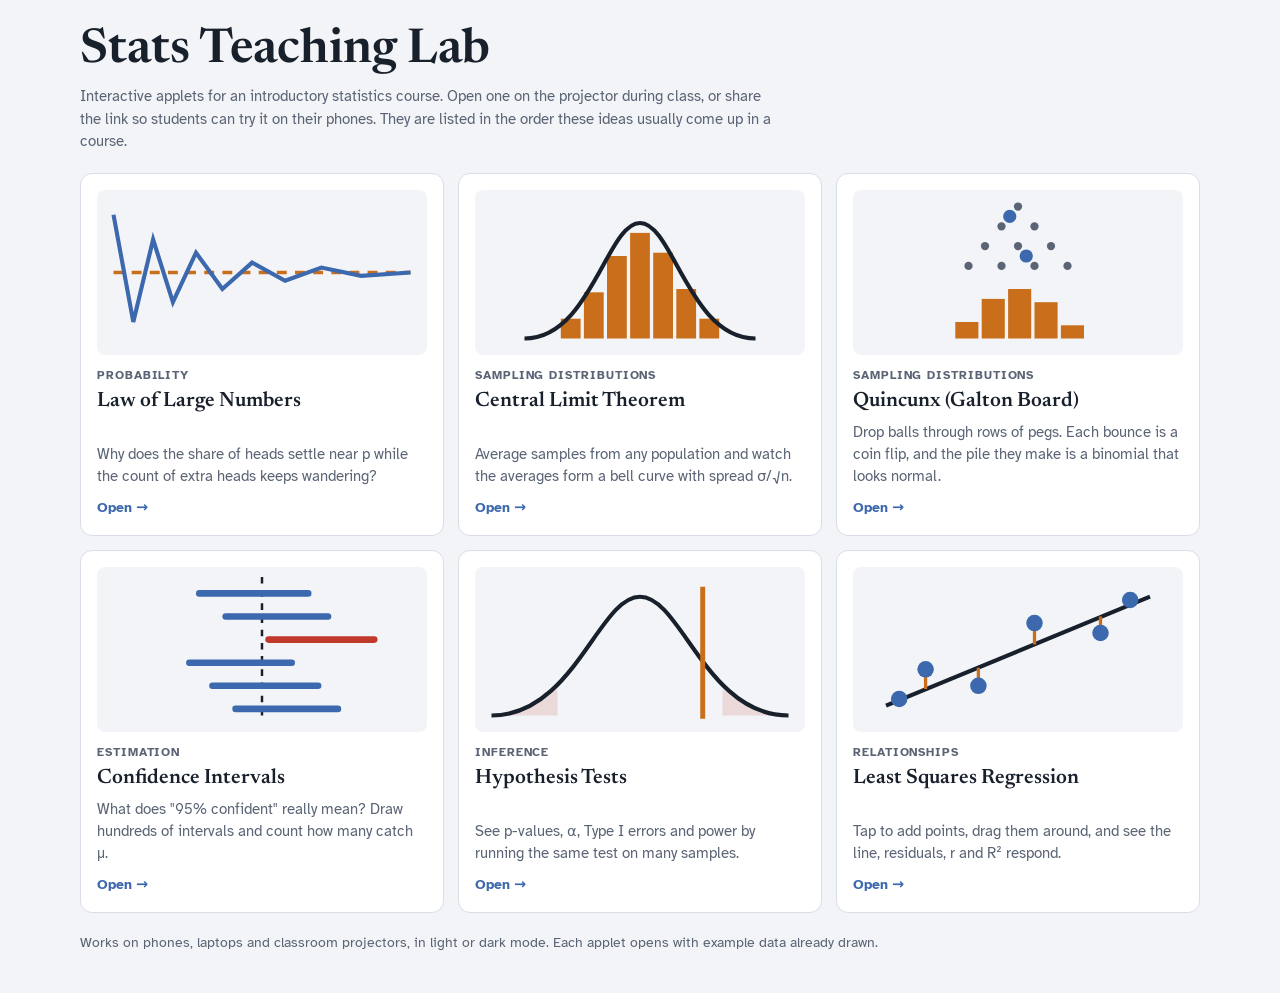
<file: index.html>
<!doctype html>
<html lang="en">
<head>
<meta charset="utf-8">
<meta name="viewport" content="width=device-width, initial-scale=1, viewport-fit=cover">
<title>Stats Teaching Lab</title>
<meta name="description" content="Interactive applets for introductory statistics: law of large numbers, central limit theorem, confidence intervals, hypothesis tests and regression.">
<link rel="preconnect" href="https://fonts.googleapis.com">
<link rel="preconnect" href="https://fonts.gstatic.com" crossorigin>
<link rel="stylesheet" href="https://fonts.googleapis.com/css2?family=Newsreader:opsz,wght@6..72,500;6..72,600&family=Atkinson+Hyperlegible:wght@400;700&family=JetBrains+Mono:wght@400;600&display=swap">
<link rel="stylesheet" href="assets/lab.css">
<style>
  .intro h1 { font-size: clamp(2rem, 4.5vw, 3rem); }
  .grid { display: grid; grid-template-columns: repeat(auto-fill, minmax(min(100%, 300px), 1fr)); gap: 14px; }
  .card { display: grid; grid-template-rows: auto auto 1fr auto; gap: 6px; text-decoration: none; color: var(--ink);
          background: var(--surface); border: 1px solid var(--rule); border-radius: 12px; padding: 16px; transition: border-color .15s, transform .15s; }
  .card:hover { border-color: var(--pop); transform: translateY(-2px); }
  @media (prefers-reduced-motion: reduce) { .card, .card:hover { transition: none; transform: none; } }
  .card svg { width: 100%; height: auto; aspect-ratio: 2 / 1; display: block; background: var(--bg); border-radius: 8px; }
  .card .topic { font-size: 0.72rem; text-transform: uppercase; letter-spacing: 0.08em; color: var(--muted); font-weight: 700; margin-top: 6px; }
  .card h2 { font-family: var(--f-display); font-weight: 600; font-size: 1.3rem; margin: 0; line-height: 1.2; }
  .card p { margin: 0; color: var(--muted); font-size: 0.92rem; }
  .card .go { font-weight: 700; color: var(--pop); font-size: 0.9rem; margin-top: 4px; }
  .ink { stroke: var(--ink); } .popS { stroke: var(--pop); } .meanS { stroke: var(--mean); } .badS { stroke: var(--bad); }
  .popF { fill: var(--pop); } .meanF { fill: var(--mean); } .badF { fill: var(--bad-soft); } .ruleS { stroke: var(--rule); }
  footer { color: var(--muted); font-size: 0.85rem; }
</style>
</head>
<body>
<div class="wrap">
  <header class="intro">
    <h1>Stats Teaching Lab</h1>
    <p>Interactive applets for an introductory statistics course. Open one on the projector during class, or share the link so students can try it on their phones. They are listed in the order these ideas usually come up in a course.</p>
  </header>

  <nav class="grid" aria-label="Applets">
    <a class="card" href="lln/">
      <svg viewBox="0 0 200 100" aria-hidden="true">
        <line x1="10" y1="50" x2="190" y2="50" class="meanS" stroke-width="2" stroke-dasharray="6 5"/>
        <polyline fill="none" class="popS" stroke-width="2.5" points="10,15 22,80 34,30 46,68 60,38 76,60 94,44 114,55 136,47 160,52 190,50"/>
      </svg>
      <div class="topic">Probability</div>
      <h2>Law of Large Numbers</h2>
      <p>Why does the share of heads settle near p while the count of extra heads keeps wandering?</p>
      <span class="go">Open →</span>
    </a>
    <a class="card" href="clt/">
      <svg viewBox="0 0 200 100" aria-hidden="true">
        <g class="meanF">
          <rect x="52" y="78" width="12" height="12"/><rect x="66" y="62" width="12" height="28"/><rect x="80" y="40" width="12" height="50"/>
          <rect x="94" y="26" width="12" height="64"/><rect x="108" y="38" width="12" height="52"/><rect x="122" y="60" width="12" height="30"/><rect x="136" y="78" width="12" height="12"/>
        </g>
        <path d="M30 90 C70 90 80 20 100 20 C120 20 130 90 170 90" fill="none" class="ink" stroke-width="2.5"/>
      </svg>
      <div class="topic">Sampling distributions</div>
      <h2>Central Limit Theorem</h2>
      <p>Average samples from any population and watch the averages form a bell curve with spread σ/√n.</p>
      <span class="go">Open →</span>
    </a>
    <a class="card" href="quincunx/">
      <svg viewBox="0 0 200 100" aria-hidden="true">
        <g style="fill:var(--muted)"><circle cx="100" cy="10" r="2.5"/><circle cx="90" cy="22" r="2.5"/><circle cx="110" cy="22" r="2.5"/><circle cx="80" cy="34" r="2.5"/><circle cx="100" cy="34" r="2.5"/><circle cx="120" cy="34" r="2.5"/><circle cx="70" cy="46" r="2.5"/><circle cx="90" cy="46" r="2.5"/><circle cx="110" cy="46" r="2.5"/><circle cx="130" cy="46" r="2.5"/></g>
        <g class="popF"><circle cx="95" cy="16" r="4"/><circle cx="105" cy="40" r="4"/></g>
        <g class="meanF"><rect x="62" y="80" width="14" height="10"/><rect x="78" y="66" width="14" height="24"/><rect x="94" y="60" width="14" height="30"/><rect x="110" y="68" width="14" height="22"/><rect x="126" y="82" width="14" height="8"/></g>
      </svg>
      <div class="topic">Sampling distributions</div>
      <h2>Quincunx (Galton Board)</h2>
      <p>Drop balls through rows of pegs. Each bounce is a coin flip, and the pile they make is a binomial that looks normal.</p>
      <span class="go">Open →</span>
    </a>
    <a class="card" href="ci/">
      <svg viewBox="0 0 200 100" aria-hidden="true">
        <line x1="100" y1="6" x2="100" y2="94" class="ink" stroke-width="1.5" stroke-dasharray="4 4"/>
        <g stroke-width="4" stroke-linecap="round">
          <line x1="62" y1="16" x2="128" y2="16" class="popS"/><line x1="78" y1="30" x2="140" y2="30" class="popS"/>
          <line x1="104" y1="44" x2="168" y2="44" class="badS"/><line x1="56" y1="58" x2="118" y2="58" class="popS"/>
          <line x1="70" y1="72" x2="134" y2="72" class="popS"/><line x1="84" y1="86" x2="146" y2="86" class="popS"/>
        </g>
      </svg>
      <div class="topic">Estimation</div>
      <h2>Confidence Intervals</h2>
      <p>What does "95% confident" really mean? Draw hundreds of intervals and count how many catch μ.</p>
      <span class="go">Open →</span>
    </a>
    <a class="card" href="testing/">
      <svg viewBox="0 0 200 100" aria-hidden="true">
        <path d="M150 90 L150 74 C160 82 170 88 190 90 Z" class="badF"/>
        <path d="M50 90 L50 74 C40 82 30 88 10 90 Z" class="badF"/>
        <path d="M10 90 C60 90 75 18 100 18 C125 18 140 90 190 90" fill="none" class="ink" stroke-width="2.5"/>
        <line x1="138" y1="12" x2="138" y2="92" class="meanS" stroke-width="3"/>
      </svg>
      <div class="topic">Inference</div>
      <h2>Hypothesis Tests</h2>
      <p>See p-values, α, Type I errors and power by running the same test on many samples.</p>
      <span class="go">Open →</span>
    </a>
    <a class="card" href="regression/">
      <svg viewBox="0 0 200 100" aria-hidden="true">
        <line x1="20" y1="84" x2="180" y2="18" class="ink" stroke-width="2.5"/>
        <g class="meanS" stroke-width="2"><line x1="44" y1="62" x2="44" y2="74"/><line x1="76" y1="72" x2="76" y2="61"/><line x1="110" y1="34" x2="110" y2="47"/><line x1="150" y1="40" x2="150" y2="30"/></g>
        <g class="popF"><circle cx="44" cy="62" r="5"/><circle cx="76" cy="72" r="5"/><circle cx="110" cy="34" r="5"/><circle cx="150" cy="40" r="5"/><circle cx="168" cy="20" r="5"/><circle cx="28" cy="80" r="5"/></g>
      </svg>
      <div class="topic">Relationships</div>
      <h2>Least Squares Regression</h2>
      <p>Tap to add points, drag them around, and see the line, residuals, r and R² respond.</p>
      <span class="go">Open →</span>
    </a>
  </nav>

  <footer>Works on phones, laptops and classroom projectors, in light or dark mode. Each applet opens with example data already drawn.</footer>
</div>
</body>
</html>
</file>
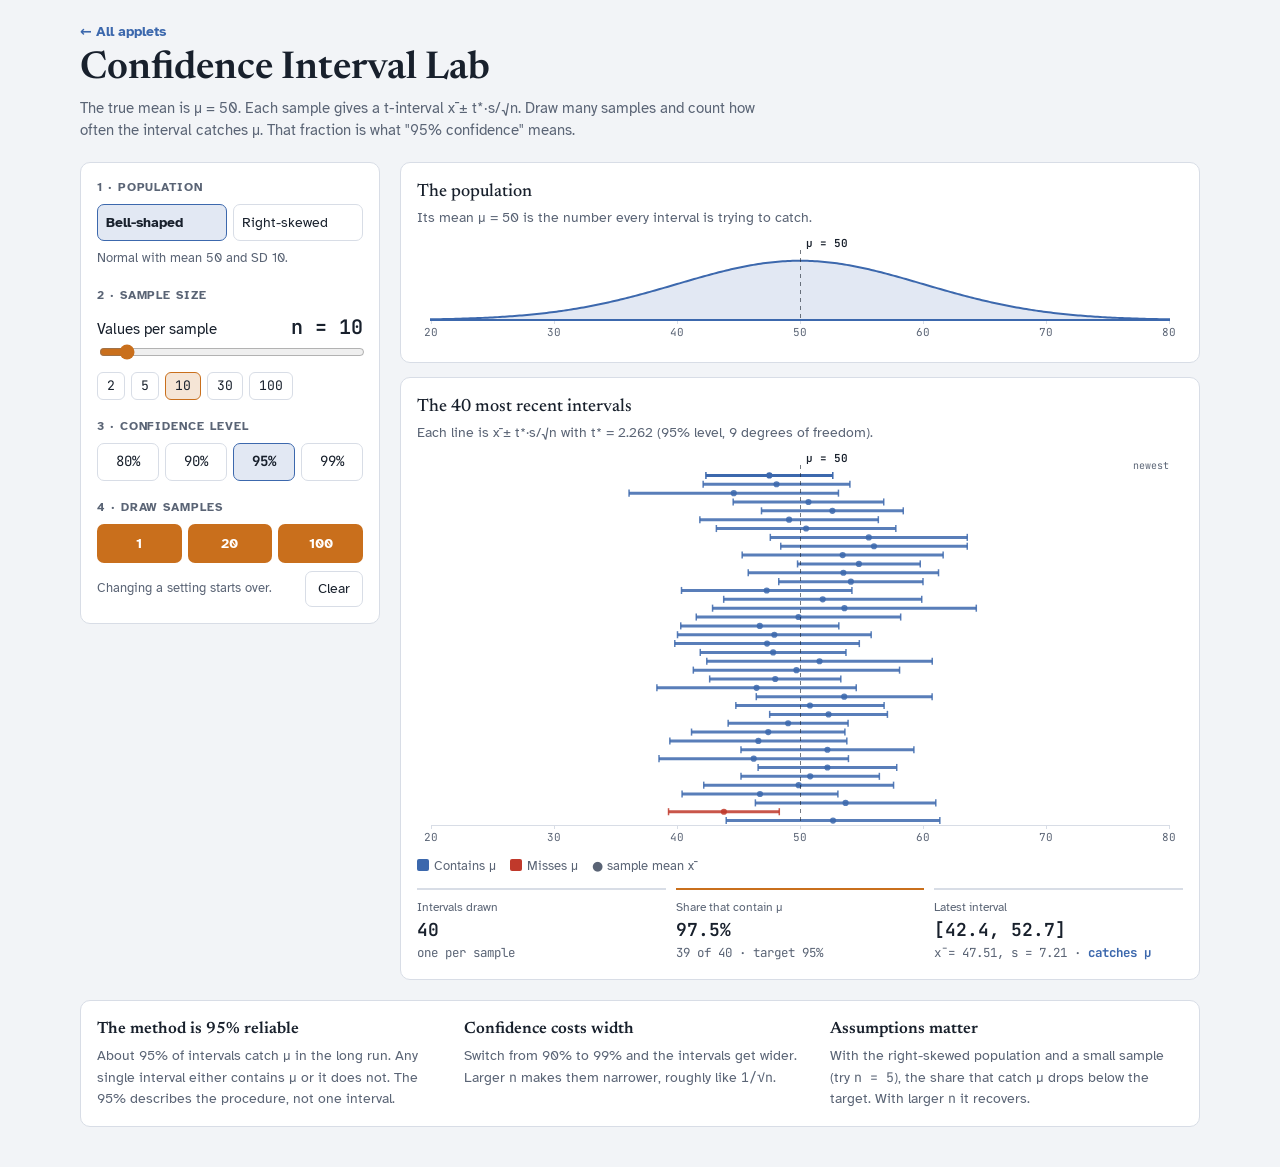
<file: ci/index.html>
<!doctype html>
<html lang="en">
<head>
<meta charset="utf-8">
<meta name="viewport" content="width=device-width, initial-scale=1, viewport-fit=cover">
<title>Confidence Interval Lab</title>
<meta name="description" content="Draw many samples and see what fraction of their confidence intervals capture the true mean.">
<link rel="preconnect" href="https://fonts.googleapis.com">
<link rel="preconnect" href="https://fonts.gstatic.com" crossorigin>
<link rel="stylesheet" href="https://fonts.googleapis.com/css2?family=Newsreader:opsz,wght@6..72,500;6..72,600&family=Atkinson+Hyperlegible:wght@400;700&family=JetBrains+Mono:wght@400;600&display=swap">
<link rel="stylesheet" href="../assets/lab.css">
</head>
<body>
<div class="wrap">
  <header>
    <a class="back" href="../">← All applets</a>
    <h1>Confidence Interval Lab</h1>
    <p>The true mean is μ = 50. Each sample gives a t-interval x̄ ± t*·s/√n. Draw many samples and count how often the interval catches μ. That fraction is what "95% confidence" means.</p>
  </header>

  <div class="bench">
    <aside class="panel controls" aria-label="Controls">
      <div>
        <p class="label">1 · Population</p>
        <div class="choices" id="pops"></div>
        <p class="hint" id="popdesc"></p>
      </div>
      <div>
        <p class="label">2 · Sample size</p>
        <div class="nrow"><label for="n">Values per sample</label><span class="nval" id="nval"></span></div>
        <input type="range" id="n" min="2" max="100" step="1" value="10">
        <div class="quick" id="quick"></div>
      </div>
      <div>
        <p class="label">3 · Confidence level</p>
        <div class="choices four" id="confs"></div>
      </div>
      <div>
        <p class="label">4 · Draw samples</p>
        <div class="draws">
          <button class="draw" id="d1" type="button">1</button>
          <button class="draw" id="d20" type="button">20</button>
          <button class="draw" id="d100" type="button">100</button>
        </div>
        <div class="row2"><span class="hint" style="margin:0">Changing a setting starts over.</span><button class="ghost" id="clear" type="button">Clear</button></div>
      </div>
    </aside>

    <section class="plots">
      <div class="panel plot">
        <h2>The population</h2>
        <p class="sub">Its mean μ = 50 is the number every interval is trying to catch.</p>
        <canvas id="cPop" height="110" aria-label="Shape of the population"></canvas>
      </div>
      <div class="panel plot">
        <h2>The 40 most recent intervals</h2>
        <p class="sub" id="ivsub"></p>
        <canvas id="cIv" height="400" aria-label="Horizontal confidence intervals, newest at the top"></canvas>
        <div class="legend"><span><i style="background:var(--pop)"></i>Contains μ</span><span><i style="background:var(--bad)"></i>Misses μ</span><span>● sample mean x̄</span></div>
        <div class="readout">
          <div class="stat"><div class="k">Intervals drawn</div><div class="v" id="total">0</div><div class="t">one per sample</div></div>
          <div class="stat hit"><div class="k">Share that contain μ</div><div class="v" id="cover">–</div><div class="t" id="coverT"></div></div>
          <div class="stat"><div class="k">Latest interval</div><div class="v" id="last">–</div><div class="t" id="lastT"></div></div>
        </div>
      </div>
    </section>
  </div>

  <section class="notes panel">
    <div><h3>The method is 95% reliable</h3><p>About 95% of intervals catch μ in the long run. Any single interval either contains μ or it does not. The 95% describes the procedure, not one interval.</p></div>
    <div><h3>Confidence costs width</h3><p>Switch from 90% to 99% and the intervals get wider. Larger <span class="mono">n</span> makes them narrower, roughly like <span class="mono">1/√n</span>.</p></div>
    <div><h3>Assumptions matter</h3><p>With the right-skewed population and a small sample (try <span class="mono">n = 5</span>), the share that catch μ drops below the target. With larger <span class="mono">n</span> it recovers.</p></div>
  </section>
</div>

<script src="../assets/lab.js"></script>
<script>
(function () {
  const L = Lab, $ = id => document.getElementById(id);
  const MU = 50, SD = 10, LO = 20, HI = 80, SHOW = 40;
  const POPS = {
    normal: { label: 'Bell-shaped', desc: 'Normal with mean 50 and SD 10.', draw: () => MU + SD * L.gauss(), pdf: x => L.normPdf((x - MU) / SD) / SD },
    skewed: { label: 'Right-skewed', desc: 'Skewed right, mean 50 and SD 10. Most values are a bit below 50, a few are far above.',
              draw: () => MU + SD * (-Math.log(1 - Math.random()) - 1), pdf: x => (x < 40 ? 0 : Math.exp(-(x - 40) / 10) / 10) }
  };
  const state = { pop: 'normal', n: 10, conf: 0.95, list: [], total: 0, hits: 0, job: 0 };
  const PAD = { l: 14, r: 14, t: 20, b: 26 };

  function oneInterval() {
    const p = POPS[state.pop], n = state.n; let s = 0, ss = 0;
    for (let i = 0; i < n; i++) { const x = p.draw(); s += x; ss += x * x; }
    const m = s / n, sd = Math.sqrt(Math.max(0, (ss - n * m * m) / (n - 1)));
    const tc = L.tInv(1 - (1 - state.conf) / 2, n - 1), me = tc * sd / Math.sqrt(n);
    const iv = { m, sd, me, lo: m - me, hi: m + me, hit: m - me <= MU && MU <= m + me };
    state.list.push(iv); if (state.list.length > SHOW) state.list.shift();
    state.total++; if (iv.hit) state.hits++;
  }

  function axis(ctx, w, h, C) {
    const x = v => PAD.l + (v - LO) / (HI - LO) * (w - PAD.l - PAD.r);
    ctx.strokeStyle = C.rule; ctx.lineWidth = 1; ctx.beginPath(); ctx.moveTo(PAD.l, h - PAD.b + 0.5); ctx.lineTo(w - PAD.r, h - PAD.b + 0.5); ctx.stroke();
    ctx.fillStyle = C.muted; ctx.font = '11px ' + C.mono; ctx.textAlign = 'center'; ctx.textBaseline = 'top';
    L.niceTicks(LO, HI, Math.max(4, Math.floor(w / 70))).forEach(t => { const px = x(t); ctx.beginPath(); ctx.moveTo(px + 0.5, h - PAD.b); ctx.lineTo(px + 0.5, h - PAD.b + 4); ctx.stroke(); ctx.fillText(String(t), px, h - PAD.b + 7); });
    return x;
  }
  function muLine(ctx, x, h, C) {
    const px = Math.round(x(MU)) + 0.5;
    ctx.save(); ctx.setLineDash([4, 4]); ctx.strokeStyle = C.ink; ctx.globalAlpha = 0.6; ctx.beginPath(); ctx.moveTo(px, PAD.t - 6); ctx.lineTo(px, h - PAD.b); ctx.stroke(); ctx.restore();
    ctx.fillStyle = C.ink; ctx.font = '600 11px ' + C.mono; ctx.textAlign = 'left'; ctx.textBaseline = 'top'; ctx.fillText('μ = 50', px + 5, 2);
  }

  function drawPop() {
    const C = L.colors(), { ctx, w, h } = L.setup($('cPop')), x = axis(ctx, w, h, C), pdf = POPS[state.pop].pdf;
    let ymax = 0; for (let v = LO; v <= HI; v += 0.25) ymax = Math.max(ymax, pdf(v));
    const y = d => h - PAD.b - d / (ymax * 1.08) * (h - PAD.t - PAD.b);
    ctx.beginPath(); ctx.moveTo(x(LO), h - PAD.b);
    for (let i = 0; i <= 300; i++) { const v = LO + (HI - LO) * i / 300; ctx.lineTo(x(v), y(pdf(v))); }
    ctx.lineTo(x(HI), h - PAD.b); ctx.closePath(); ctx.fillStyle = C.popSoft; ctx.fill(); ctx.strokeStyle = C.pop; ctx.lineWidth = 2; ctx.stroke(); ctx.lineWidth = 1;
    muLine(ctx, x, h, C);
  }

  function drawIntervals() {
    const C = L.colors(), { ctx, w, h } = L.setup($('cIv')), x = axis(ctx, w, h, C);
    const rowH = (h - PAD.t - PAD.b) / SHOW, lw = Math.max(1.5, Math.min(3, rowH * 0.35));
    const xl = PAD.l, xr = w - PAD.r;
    const list = state.list.slice().reverse(); // newest on top
    list.forEach((iv, i) => {
      const yc = PAD.t + rowH * (i + 0.5), col = iv.hit ? C.pop : C.bad;
      const a = Math.max(xl, x(iv.lo)), b = Math.min(xr, x(iv.hi));
      ctx.strokeStyle = col; ctx.fillStyle = col; ctx.lineWidth = lw; ctx.globalAlpha = i === 0 ? 1 : 0.85;
      ctx.beginPath(); ctx.moveTo(a, yc); ctx.lineTo(b, yc); ctx.stroke();
      const cap = Math.min(5, rowH * 0.4);
      [[x(iv.lo), a, -1], [x(iv.hi), b, 1]].forEach(([raw, px, dir]) => {
        ctx.beginPath();
        if (raw === px) { ctx.moveTo(px, yc - cap); ctx.lineTo(px, yc + cap); ctx.lineWidth = 1.5; ctx.stroke(); }
        else { ctx.moveTo(px, yc); ctx.lineTo(px - dir * 6, yc - 4); ctx.lineTo(px - dir * 6, yc + 4); ctx.closePath(); ctx.fill(); }
      });
      ctx.lineWidth = 1;
      const pm = x(iv.m); if (pm >= xl && pm <= xr) { ctx.beginPath(); ctx.arc(pm, yc, Math.max(2, Math.min(3.5, rowH * 0.35)), 0, Math.PI * 2); ctx.fill(); }
    });
    ctx.globalAlpha = 1;
    if (list.length) { ctx.fillStyle = C.muted; ctx.font = '10px ' + C.mono; ctx.textAlign = 'right'; ctx.textBaseline = 'middle'; ctx.fillText('newest', xr, PAD.t + rowH * 0.5 - Math.max(8, rowH)); }
    muLine(ctx, x, h, C);
  }

  function updateText() {
    const df = state.n - 1, tc = L.tInv(1 - (1 - state.conf) / 2, df), pct = Math.round(state.conf * 100);
    $('nval').textContent = 'n = ' + state.n;
    $('popdesc').textContent = POPS[state.pop].desc;
    $('ivsub').textContent = 'Each line is x̄ ± t*·s/√n with t* = ' + L.fmt(tc) + ' (' + pct + '% level, ' + df + ' degrees of freedom).';
    $('total').textContent = state.total.toLocaleString();
    $('cover').textContent = state.total ? (100 * state.hits / state.total).toFixed(1) + '%' : '–';
    $('coverT').textContent = state.total ? state.hits.toLocaleString() + ' of ' + state.total.toLocaleString() + ' · target ' + pct + '%' : 'target ' + pct + '%';
    const iv = state.list[state.list.length - 1];
    if (iv) { $('last').textContent = '[' + iv.lo.toFixed(1) + ', ' + iv.hi.toFixed(1) + ']'; $('lastT').innerHTML = 'x̄ = ' + iv.m.toFixed(2) + ', s = ' + iv.sd.toFixed(2) + ' · ' + (iv.hit ? '<span class="good">catches μ</span>' : '<span class="badtxt">misses μ</span>'); }
    else { $('last').textContent = '–'; $('lastT').textContent = 'press a Draw button'; }
    syncPop(state.pop); syncConf(String(state.conf));
    document.querySelectorAll('#quick button').forEach(b => b.setAttribute('aria-pressed', String(+b.dataset.n === state.n)));
  }
  function render() { updateText(); drawPop(); drawIntervals(); }

  function drawMany(k) {
    const job = ++state.job;
    if (k <= 1 || L.reduceMotion) { for (let i = 0; i < k; i++) oneInterval(); render(); return; }
    let left = k; const per = Math.max(1, Math.ceil(k / 25));
    (function tick() { if (job !== state.job) return; const m = Math.min(per, left); for (let i = 0; i < m; i++) oneInterval(); left -= m; updateText(); drawIntervals(); if (left > 0) requestAnimationFrame(tick); })();
  }
  function clear() { state.job++; state.list = []; state.total = 0; state.hits = 0; render(); }

  const syncPop = L.chips($('pops'), Object.keys(POPS).map(k => ({ value: k, label: POPS[k].label })), state.pop, v => { if (v !== state.pop) { state.pop = v; clear(); } });
  const syncConf = L.chips($('confs'), [0.8, 0.9, 0.95, 0.99].map(c => ({ value: String(c), label: Math.round(c * 100) + '%' })), String(state.conf), v => { if (+v !== state.conf) { state.conf = +v; clear(); } });
  [2, 5, 10, 30, 100].forEach(n => { const b = document.createElement('button'); b.type = 'button'; b.dataset.n = n; b.textContent = n; b.addEventListener('click', () => { $('n').value = n; setN(n); }); $('quick').appendChild(b); });
  function setN(n) { if (n !== state.n) { state.n = n; clear(); } }
  $('n').addEventListener('input', e => setN(+e.target.value));
  $('d1').addEventListener('click', () => drawMany(1));
  $('d20').addEventListener('click', () => drawMany(20));
  $('d100').addEventListener('click', () => drawMany(100));
  $('clear').addEventListener('click', clear);
  L.onRedraw(render, document.querySelector('.plots'));

  for (let i = 0; i < 40; i++) oneInterval();
  render();
})();
</script>
</body>
</html>
</file>
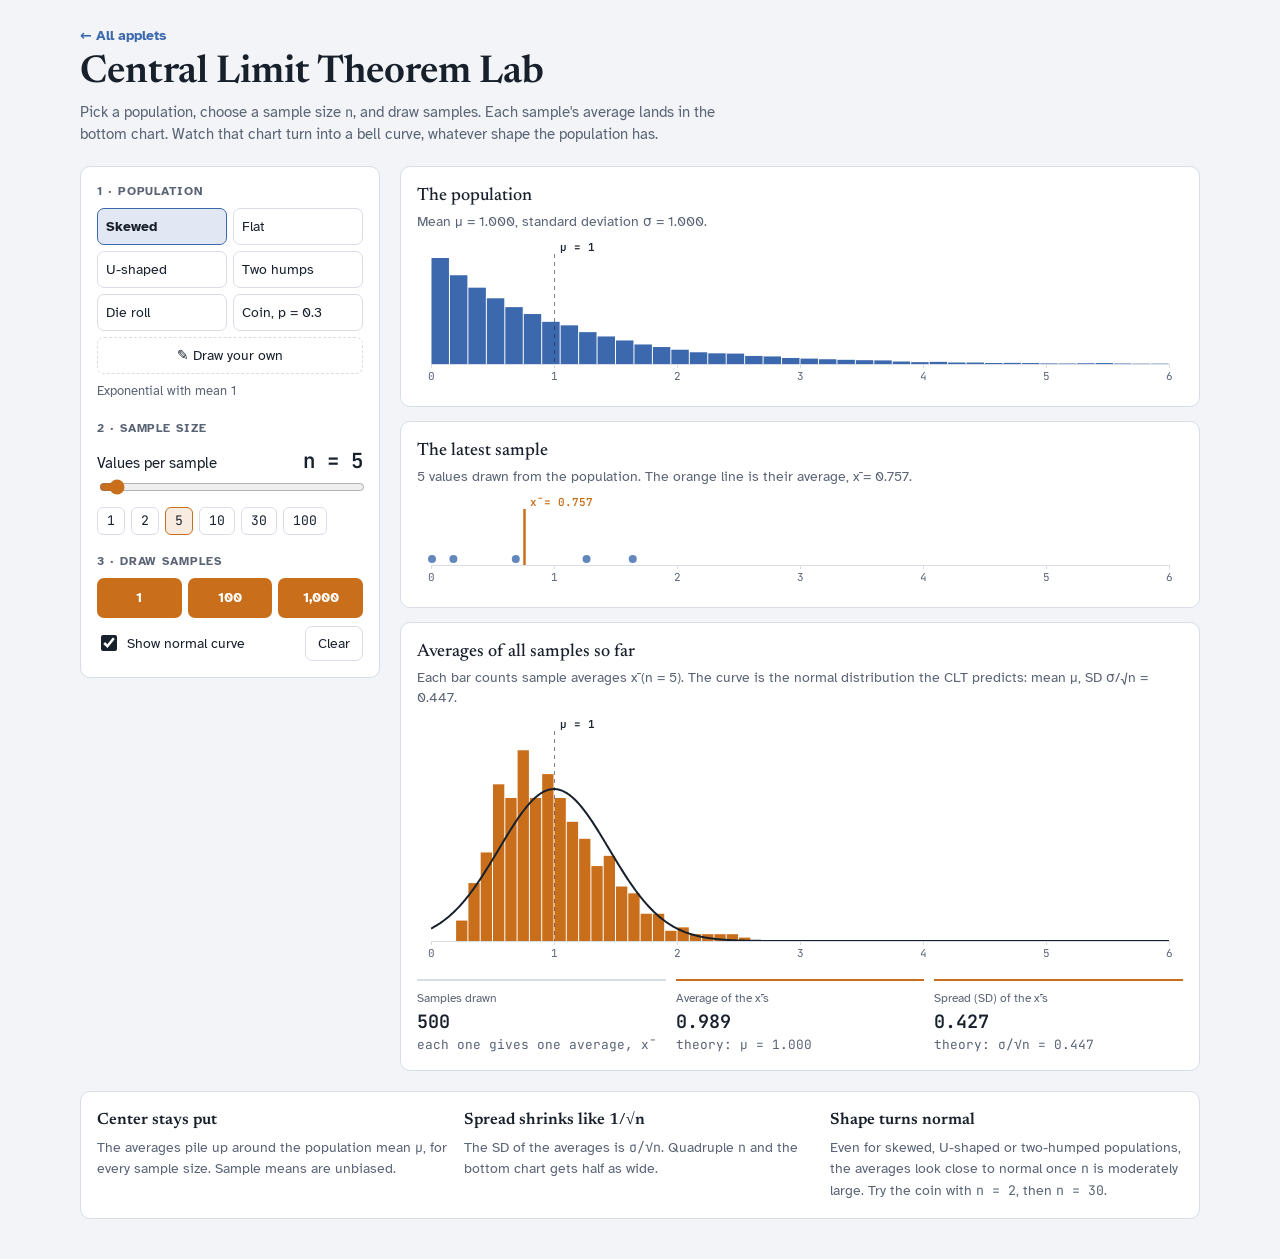
<file: clt/index.html>
<!doctype html>
<html lang="en">
<head>
<meta charset="utf-8">
<meta name="viewport" content="width=device-width, initial-scale=1, viewport-fit=cover">
<meta name="description" content="Interactive Central Limit Theorem applet: draw samples and watch the sample means form a normal curve.">
<title>Central Limit Theorem Lab</title>
<link rel="preconnect" href="https://fonts.googleapis.com">
<link rel="preconnect" href="https://fonts.gstatic.com" crossorigin>
<link rel="stylesheet" href="https://fonts.googleapis.com/css2?family=Newsreader:opsz,wght@6..72,500;6..72,600&family=Atkinson+Hyperlegible:wght@400;700&family=JetBrains+Mono:wght@400;600&display=swap">
<style>
/* Layout: a lab bench. Controls on the left, three stacked plots on the right
   (population -> one sample -> sampling distribution of the mean). Stacks to one column on phones. */
:root {
  --bg: #f2f4f7;
  --surface: #ffffff;
  --ink: #18202c;
  --muted: #5a6475;
  --rule: #d8dde6;
  --pop: #3c68ad;
  --pop-soft: #3c68ad26;
  --mean: #c96f1c;
  --mean-soft: #c96f1c22;
  --curve: #18202c;
  --f-display: "Newsreader", "Iowan Old Style", Georgia, serif;
  --f-body: "Atkinson Hyperlegible", "Segoe UI", system-ui, sans-serif;
  --f-mono: "JetBrains Mono", ui-monospace, "SF Mono", Menlo, monospace;
}
@media (prefers-color-scheme: dark) {
  :root:not([data-theme="light"]) {
    --bg: #0f131a; --surface: #171c25; --ink: #e5e9f0; --muted: #9ba4b4; --rule: #2a3241;
    --pop: #7ea6e6; --pop-soft: #7ea6e62b; --mean: #f0a258; --mean-soft: #f0a25826; --curve: #e5e9f0;
    color-scheme: dark;
  }
}
:root[data-theme="dark"] {
  --bg: #0f131a; --surface: #171c25; --ink: #e5e9f0; --muted: #9ba4b4; --rule: #2a3241;
  --pop: #7ea6e6; --pop-soft: #7ea6e62b; --mean: #f0a258; --mean-soft: #f0a25826; --curve: #e5e9f0;
  color-scheme: dark;
}
* { box-sizing: border-box; }
body {
  margin: 0; background: var(--bg); color: var(--ink); font-family: var(--f-body); font-size: 15px; line-height: 1.5;
  padding-left: max(16px, env(safe-area-inset-left, 0px));
  padding-right: max(16px, env(safe-area-inset-right, 0px));
  padding-block: 24px 40px;
}
.wrap { max-width: 1120px; margin: 0 auto; display: grid; gap: 20px; }
.back { font-size: 0.88rem; text-decoration: none; font-weight: 700; color: var(--pop); }
.back:hover { text-decoration: underline; }
header h1 { margin-top: 4px !important;  font-family: var(--f-display); font-weight: 600; font-size: clamp(1.7rem, 3.4vw, 2.4rem); line-height: 1.15; margin: 0; text-wrap: balance; }
header p { margin: 6px 0 0; color: var(--muted); max-width: 68ch; }
.bench { display: grid; grid-template-columns: 300px minmax(0, 1fr); gap: 20px; align-items: start; }
@media (max-width: 820px) { .bench { grid-template-columns: minmax(0, 1fr); } }
.panel { background: var(--surface); border: 1px solid var(--rule); border-radius: 10px; padding: 16px; }
.controls { display: grid; gap: 18px; }
.label { font-size: 0.72rem; text-transform: uppercase; letter-spacing: 0.08em; color: var(--muted); font-weight: 700; margin: 0 0 8px; }
.dists { display: grid; grid-template-columns: 1fr 1fr; gap: 6px; }
button { font: inherit; color: inherit; cursor: pointer; }
.chip {
  border: 1px solid var(--rule); background: transparent; border-radius: 7px; padding: 7px 8px; text-align: left; font-size: 0.88rem;
}
.chip[aria-pressed="true"] { border-color: var(--pop); background: var(--pop-soft); color: var(--ink); font-weight: 700; }
.chip:hover { border-color: var(--muted); }
button:focus-visible, input:focus-visible { outline: 2px solid var(--pop); outline-offset: 2px; }
.distname { margin: 8px 0 0; font-size: 0.82rem; color: var(--muted); }
.nrow { display: flex; align-items: baseline; justify-content: space-between; }
.nval { font-family: var(--f-mono); font-size: 1.3rem; font-weight: 600; }
input[type=range] { width: 100%; accent-color: var(--mean); }
.quick { display: flex; flex-wrap: wrap; gap: 6px; margin-top: 6px; }
.quick button { border: 1px solid var(--rule); background: transparent; border-radius: 6px; padding: 3px 9px; font-family: var(--f-mono); font-size: 0.82rem; }
.quick button[aria-pressed="true"] { border-color: var(--mean); background: var(--mean-soft); }
.draws { display: grid; grid-template-columns: repeat(3, 1fr); gap: 6px; }
.draw { background: var(--mean); color: #fff; border: 0; border-radius: 7px; padding: 9px 4px; font-weight: 700; font-size: 0.9rem; }
:root[data-theme="dark"] .draw { color: #1b1206; }
@media (prefers-color-scheme: dark) { :root:not([data-theme="light"]) .draw { color: #1b1206; } }
.draw:hover { filter: brightness(1.06); }
.row2 { display: flex; justify-content: space-between; align-items: center; gap: 10px; margin-top: 8px; flex-wrap: wrap; }
.ghost { border: 1px solid var(--rule); background: transparent; border-radius: 7px; padding: 6px 12px; font-size: 0.88rem; }
.check { display: flex; align-items: center; gap: 7px; font-size: 0.88rem; }
.check input { accent-color: var(--ink); width: 16px; height: 16px; }
.plots { display: grid; gap: 14px; min-width: 0; }
.plot h2 { font-family: var(--f-display); font-weight: 500; font-size: 1.12rem; margin: 0; }
.plot .sub { margin: 2px 0 8px; color: var(--muted); font-size: 0.85rem; }
.plot canvas { display: block; width: 100%; }
.readout { display: grid; grid-template-columns: repeat(3, minmax(0, 1fr)); gap: 10px; margin-top: 12px; }
@media (max-width: 520px) { .readout { grid-template-columns: minmax(0, 1fr); } }
.stat { border-top: 2px solid var(--rule); padding-top: 8px; }
.stat .k { font-size: 0.78rem; color: var(--muted); }
.stat .v { font-family: var(--f-mono); font-variant-numeric: tabular-nums; font-size: 1.15rem; font-weight: 600; }
.stat .t { font-family: var(--f-mono); font-variant-numeric: tabular-nums; font-size: 0.8rem; color: var(--muted); }
.stat.hit { border-top-color: var(--mean); }
.notes { display: grid; grid-template-columns: repeat(3, minmax(0, 1fr)); gap: 14px; }
@media (max-width: 820px) { .notes { grid-template-columns: minmax(0, 1fr); } }
.notes h3 { font-family: var(--f-display); font-weight: 600; font-size: 1.02rem; margin: 0 0 4px; }
.notes p { margin: 0; color: var(--muted); font-size: 0.9rem; max-width: 60ch; }
.mono { font-family: var(--f-mono); font-size: 0.92em; }
.empty { color: var(--muted); font-size: 0.85rem; margin-top: 6px; }
.drawbar { display: flex; justify-content: space-between; align-items: center; gap: 10px; flex-wrap: wrap; margin-top: 8px; }
.drawbar[hidden] { display: none; }
.drawbar .hint { font-size: 0.85rem; color: var(--pop); font-weight: 700; }
.drawbtns { display: flex; gap: 6px; }
.drawbtns .ghost { padding: 4px 10px; font-size: 0.82rem; }
canvas.drawable { cursor: crosshair; touch-action: none; }
.draw:disabled { opacity: 0.4; cursor: not-allowed; filter: none; }
.chip.wide { grid-column: 1 / -1; text-align: center; border-style: dashed; }
</style>
</head>
<body>

<div class="wrap">
  <header>
    <a class="back" href="../">← All applets</a>
    <h1>Central Limit Theorem Lab</h1>
    <p>Pick a population, choose a sample size <span class="mono">n</span>, and draw samples. Each sample's average lands in the bottom chart. Watch that chart turn into a bell curve, whatever shape the population has.</p>
  </header>

  <div class="bench">
    <aside class="panel controls" aria-label="Controls">
      <div>
        <p class="label">1 · Population</p>
        <div class="dists" id="dists"></div>
        <p class="distname" id="distname"></p>
      </div>

      <div>
        <p class="label">2 · Sample size</p>
        <div class="nrow"><label for="n">Values per sample</label><span class="nval" id="nval">n = 5</span></div>
        <input type="range" id="n" min="1" max="100" step="1" value="5">
        <div class="quick" id="quick"></div>
      </div>

      <div>
        <p class="label">3 · Draw samples</p>
        <div class="draws">
          <button class="draw" id="d1" type="button">1</button>
          <button class="draw" id="d100" type="button">100</button>
          <button class="draw" id="d1000" type="button">1,000</button>
        </div>
        <div class="row2">
          <label class="check"><input type="checkbox" id="curve" checked> Show normal curve</label>
          <button class="ghost" id="reset" type="button">Clear</button>
        </div>
      </div>
    </aside>

    <section class="plots">
      <div class="panel plot">
        <h2>The population</h2>
        <p class="sub" id="popsub"></p>
        <canvas id="cPop" height="150" aria-label="Histogram of the population"></canvas>
        <div class="drawbar" id="drawbar" hidden>
          <span class="hint">✎ Drag across the chart to draw the population's shape.</span>
          <span class="drawbtns">
            <button class="ghost" type="button" data-preset="flat">Flat</button>
            <button class="ghost" type="button" data-preset="blank">Blank</button>
          </span>
        </div>
      </div>
      <div class="panel plot">
        <h2>The latest sample</h2>
        <p class="sub" id="sampsub">Draw a sample to see its values and their average.</p>
        <canvas id="cSamp" height="96" aria-label="Dots for each value in the latest sample and its mean"></canvas>
      </div>
      <div class="panel plot">
        <h2>Averages of all samples so far</h2>
        <p class="sub" id="meansub"></p>
        <canvas id="cMean" height="250" aria-label="Histogram of sample means"></canvas>
        <p class="empty" id="empty" hidden>No samples yet. Press a Draw button to start.</p>
        <div class="readout">
          <div class="stat"><div class="k">Samples drawn</div><div class="v" id="count">0</div><div class="t">each one gives one average, x̄</div></div>
          <div class="stat hit"><div class="k">Average of the x̄'s</div><div class="v" id="mm">–</div><div class="t" id="mmT"></div></div>
          <div class="stat hit"><div class="k">Spread (SD) of the x̄'s</div><div class="v" id="sm">–</div><div class="t" id="smT"></div></div>
        </div>
      </div>
    </section>
  </div>

  <section class="notes panel">
    <div><h3>Center stays put</h3><p>The averages pile up around the population mean <span class="mono">μ</span>, for every sample size. Sample means are unbiased.</p></div>
    <div><h3>Spread shrinks like 1/√n</h3><p>The SD of the averages is <span class="mono">σ/√n</span>. Quadruple <span class="mono">n</span> and the bottom chart gets half as wide.</p></div>
    <div><h3>Shape turns normal</h3><p>Even for skewed, U-shaped or two-humped populations, the averages look close to normal once <span class="mono">n</span> is moderately large. Try the coin with <span class="mono">n = 2</span>, then <span class="mono">n = 30</span>.</p></div>
  </section>
</div>

<script>
(function () {
  function gauss() { let u = 0, v = 0; while (!u) u = Math.random(); while (!v) v = Math.random(); return Math.sqrt(-2 * Math.log(u)) * Math.cos(2 * Math.PI * v); }

  const DISTS = {
    exp:     { label: 'Skewed', name: 'Exponential with mean 1', lo: 0, hi: 6, mu: 1, sd: 1, bins: 40, draw: () => -Math.log(1 - Math.random()) },
    unif:    { label: 'Flat', name: 'Uniform on 0 to 1', lo: 0, hi: 1, mu: 0.5, sd: Math.sqrt(1 / 12), bins: 40, draw: () => Math.random() },
    ushape:  { label: 'U-shaped', name: 'Beta(½, ½): most values near 0 or 1', lo: 0, hi: 1, mu: 0.5, sd: Math.sqrt(1 / 8), bins: 40,
               draw: () => { const s = Math.sin(Math.PI * Math.random() / 2); return s * s; } },
    bimodal: { label: 'Two humps', name: 'Half near 2, half near 6 (SD 0.5 each)', lo: 0, hi: 8, mu: 4, sd: Math.sqrt(4.25), bins: 40,
               draw: () => (Math.random() < 0.5 ? 2 : 6) + 0.5 * gauss() },
    die:     { label: 'Die roll', name: 'Fair six-sided die', lo: 0.5, hi: 6.5, mu: 3.5, sd: Math.sqrt(35 / 12), bins: 6, discrete: true,
               draw: () => 1 + Math.floor(6 * Math.random()) },
    coin:    { label: 'Coin, p = 0.3', name: 'Coin that lands heads (1) 30% of the time', lo: -0.25, hi: 1.25, mu: 0.3, sd: Math.sqrt(0.21), bins: 3, discrete: true,
               draw: () => (Math.random() < 0.3 ? 1 : 0) }
  };
  // Hand-drawn population: piecewise-constant density on [0, 10] made of CB bars.
  const CB = 50;
  const custom = {
    label: '✎ Draw your own', name: 'Your drawing: drag across the chart to change it', lo: 0, hi: 10, bins: CB, custom: true,
    w: new Array(CB).fill(0), cdf: null, mu: 5, sd: 1,
    draw() {
      const u = Math.random(), c = this.cdf; let a = 0, b = CB - 1;
      while (a < b) { const m = (a + b) >> 1; if (c[m] < u) a = m + 1; else b = m; }
      return (a + Math.random()) * (this.hi - this.lo) / CB + this.lo;
    }
  };
  // Starting sketch: a tall spike near 1.5, a long flat shelf, and a small bump near 8.5.
  for (let i = 0; i < CB; i++) {
    const v = (i + 0.5) / 5;
    custom.w[i] = 0.92 * Math.exp(-(((v - 1.5) / 0.6) ** 2)) + 0.18 * (v > 3 && v < 7) + 0.45 * Math.exp(-(((v - 8.5) / 0.45) ** 2));
  }
  function finalizeCustom() {
    let tot = custom.w.reduce((a, b) => a + b, 0);
    custom.empty = tot <= 1e-9;
    const wts = custom.empty ? new Array(CB).fill(1) : custom.w; if (custom.empty) tot = CB;
    const bw = (custom.hi - custom.lo) / CB; let acc = 0, m1 = 0, m2 = 0;
    custom.cdf = wts.map((wi, i) => {
      const p = wi / tot, c = custom.lo + (i + 0.5) * bw;
      m1 += p * c; m2 += p * (c * c + bw * bw / 12); acc += p; return acc;
    });
    custom.cdf[CB - 1] = 1;
    custom.mu = m1; custom.sd = Math.sqrt(Math.max(1e-12, m2 - m1 * m1));
  }
  finalizeCustom();
  DISTS.custom = custom;
  const ORDER = ['exp', 'unif', 'ushape', 'bimodal', 'die', 'coin', 'custom'];
  const MEAN_BINS = 60, MAX_MEANS = 200000;

  const state = { dist: 'exp', n: 5, means: [], sum: 0, sumsq: 0, last: null, curve: true, job: 0 };
  const popCache = {};
  const $ = id => document.getElementById(id);
  const reduceMotion = window.matchMedia('(prefers-reduced-motion: reduce)').matches;

  function fmt(x, d = 3) { return Number.isFinite(x) ? x.toFixed(d) : '–'; }
  function niceTicks(lo, hi, target) {
    const span = hi - lo, raw = span / target, mag = Math.pow(10, Math.floor(Math.log10(raw)));
    const step = [1, 2, 2.5, 5, 10].map(m => m * mag).find(s => span / s <= target) || 10 * mag;
    const out = []; for (let t = Math.ceil(lo / step) * step; t <= hi + 1e-9; t += step) out.push(+t.toFixed(10));
    return out;
  }
  function colors() {
    const cs = getComputedStyle(document.documentElement);
    const g = k => cs.getPropertyValue(k).trim();
    return { ink: g('--ink'), muted: g('--muted'), rule: g('--rule'), pop: g('--pop'), mean: g('--mean'), curve: g('--curve'), mono: g('--f-mono') };
  }
  function setup(canvas) {
    const dpr = window.devicePixelRatio || 1, w = canvas.clientWidth, h = +(canvas.dataset.h || (canvas.dataset.h = canvas.getAttribute('height')));
    canvas.style.height = h + 'px';
    if (canvas.width !== Math.round(w * dpr) || canvas.height !== Math.round(h * dpr)) { canvas.width = Math.round(w * dpr); canvas.height = Math.round(h * dpr); }
    const ctx = canvas.getContext('2d'); ctx.setTransform(dpr, 0, 0, dpr, 0, 0); ctx.clearRect(0, 0, w, h);
    return { ctx, w, h };
  }
  const PAD = { l: 14, r: 14, t: 18, b: 26 };
  function xAxis(ctx, w, h, d, C) {
    const x = v => PAD.l + (v - d.lo) / (d.hi - d.lo) * (w - PAD.l - PAD.r);
    ctx.strokeStyle = C.rule; ctx.lineWidth = 1; ctx.beginPath(); ctx.moveTo(PAD.l, h - PAD.b + 0.5); ctx.lineTo(w - PAD.r, h - PAD.b + 0.5); ctx.stroke();
    ctx.fillStyle = C.muted; ctx.font = '11px ' + C.mono; ctx.textAlign = 'center'; ctx.textBaseline = 'top';
    const ticks = d.discrete ? (d === DISTS.die ? [1, 2, 3, 4, 5, 6] : [0, 0.25, 0.5, 0.75, 1]) : niceTicks(d.lo, d.hi, Math.max(4, Math.floor(w / 80)));
    ticks.forEach(t => { const px = x(t); ctx.beginPath(); ctx.moveTo(px + 0.5, h - PAD.b); ctx.lineTo(px + 0.5, h - PAD.b + 4); ctx.stroke(); ctx.fillText(String(t), px, h - PAD.b + 7); });
    return x;
  }
  function muLine(ctx, x, h, d, C, label) {
    const px = Math.round(x(d.mu)) + 0.5;
    ctx.save(); ctx.setLineDash([4, 4]); ctx.strokeStyle = C.ink; ctx.globalAlpha = 0.55; ctx.beginPath(); ctx.moveTo(px, PAD.t - 4); ctx.lineTo(px, h - PAD.b); ctx.stroke(); ctx.restore();
    ctx.fillStyle = C.ink; ctx.font = '600 11px ' + C.mono; ctx.textAlign = 'left'; ctx.textBaseline = 'top'; ctx.fillText(label, px + 5, 2);
  }

  function popCounts(key) {
    if (DISTS[key].custom) return DISTS[key].w;
    if (popCache[key]) return popCache[key];
    const d = DISTS[key], counts = new Array(d.bins).fill(0), N = 30000;
    for (let i = 0; i < N; i++) { const v = d.draw(), b = Math.floor((v - d.lo) / (d.hi - d.lo) * d.bins); if (b >= 0 && b < d.bins) counts[b]++; }
    return (popCache[key] = counts);
  }

  function drawPop() {
    const d = DISTS[state.dist], C = colors(), { ctx, w, h } = setup($('cPop'));
    const x = xAxis(ctx, w, h, d, C), counts = popCounts(state.dist), max = d.custom ? 1 : Math.max(...counts), bw = (d.hi - d.lo) / d.bins;
    $('cPop').classList.toggle('drawable', !!d.custom);
    if (d.custom) {
      ctx.save(); ctx.setLineDash([3, 4]); ctx.strokeStyle = C.rule;
      ctx.strokeRect(PAD.l + 0.5, PAD.t + 0.5, w - PAD.l - PAD.r - 1, h - PAD.t - PAD.b - 1); ctx.restore();
    }
    ctx.fillStyle = C.pop;
    counts.forEach((c, i) => {
      const x0 = x(d.lo + i * bw), x1 = x(d.lo + (i + 1) * bw), gap = d.discrete ? (x1 - x0) * 0.3 : 1;
      const bh = c / max * (h - PAD.t - PAD.b); ctx.fillRect(x0 + gap / 2, h - PAD.b - bh, Math.max(1, x1 - x0 - gap), bh);
    });
    if (!(d.custom && d.empty)) muLine(ctx, x, h, d, C, 'μ = ' + (+d.mu.toFixed(3)));
  }

  function drawSample() {
    const d = DISTS[state.dist], C = colors(), { ctx, w, h } = setup($('cSamp'));
    const x = xAxis(ctx, w, h, d, C);
    if (!state.last) return;
    const vals = state.last.vals, m = state.last.mean, stacks = new Map();
    const r = vals.length > 40 ? 2.5 : 4;
    ctx.fillStyle = C.pop; ctx.globalAlpha = 0.8;
    vals.forEach(v => {
      const px = x(Math.min(d.hi, Math.max(d.lo, v))), key = Math.round(px / (r * 2));
      const k = stacks.get(key) || 0; stacks.set(key, k + 1);
      const py = h - PAD.b - r - 2 - (k * r * 2.1) % (h - PAD.b - PAD.t - r * 2);
      ctx.beginPath(); ctx.arc(px, py, r, 0, Math.PI * 2); ctx.fill();
    });
    ctx.globalAlpha = 1;
    const pm = Math.round(x(m)) + 0.5;
    ctx.strokeStyle = C.mean; ctx.lineWidth = 2.5; ctx.beginPath(); ctx.moveTo(pm, PAD.t - 4); ctx.lineTo(pm, h - PAD.b); ctx.stroke(); ctx.lineWidth = 1;
    ctx.fillStyle = C.mean; ctx.font = '600 11px ' + C.mono; ctx.textBaseline = 'top';
    const lbl = 'x̄ = ' + fmt(m), tw = ctx.measureText(lbl).width;
    ctx.textAlign = pm + tw + 8 > w ? 'right' : 'left'; ctx.fillText(lbl, ctx.textAlign === 'right' ? pm - 5 : pm + 5, 2);
  }

  function drawMeans() {
    const d = DISTS[state.dist], C = colors(), { ctx, w, h } = setup($('cMean'));
    const x = xAxis(ctx, w, h, d, C), N = state.means.length;
    $('empty').hidden = N > 0;
    const counts = new Array(MEAN_BINS).fill(0), bw = (d.hi - d.lo) / MEAN_BINS;
    for (const m of state.means) { const b = Math.floor((m - d.lo) / bw); if (b >= 0 && b < MEAN_BINS) counts[b]++; }
    const se = d.sd / Math.sqrt(state.n);
    const pdf = v => Math.exp(-0.5 * ((v - d.mu) / se) ** 2) / (se * Math.sqrt(2 * Math.PI));
    const curvePeak = N * bw * pdf(d.mu);
    const ymax = Math.max(1, Math.max(...counts), state.curve && N ? Math.min(curvePeak, Math.max(...counts) * 3) : 0) * 1.08;
    const y = c => h - PAD.b - c / ymax * (h - PAD.t - PAD.b);
    ctx.fillStyle = C.mean;
    counts.forEach((c, i) => { if (!c) return; const x0 = x(d.lo + i * bw), x1 = x(d.lo + (i + 1) * bw); ctx.fillRect(x0 + 0.5, y(c), Math.max(1, x1 - x0 - 1), h - PAD.b - y(c)); });
    if (state.curve && N) {
      ctx.save(); ctx.beginPath(); ctx.rect(PAD.l, PAD.t - 6, w - PAD.l - PAD.r, h - PAD.t - PAD.b + 6); ctx.clip();
      ctx.strokeStyle = C.curve; ctx.lineWidth = 2; ctx.beginPath();
      const steps = Math.max(200, w);
      for (let i = 0; i <= steps; i++) { const v = d.lo + (d.hi - d.lo) * i / steps, py = y(N * bw * pdf(v)); i ? ctx.lineTo(x(v), py) : ctx.moveTo(x(v), py); }
      ctx.stroke(); ctx.restore();
    }
    muLine(ctx, x, h, d, C, 'μ = ' + (+d.mu.toFixed(3)));
  }

  function updateText() {
    const d = DISTS[state.dist], N = state.means.length, se = d.sd / Math.sqrt(state.n);
    $('distname').textContent = d.name;
    $('popsub').textContent = d.custom && d.empty ? 'Nothing drawn yet. Drag across the chart below to sketch a shape.'
      : 'Mean μ = ' + fmt(d.mu) + ', standard deviation σ = ' + fmt(d.sd) + '.';
    $('drawbar').hidden = !d.custom;
    ['d1', 'd100', 'd1000'].forEach(id => { $(id).disabled = !!(d.custom && d.empty); });
    $('meansub').textContent = 'Each bar counts sample averages x̄ (n = ' + state.n + ').' + (state.curve ? ' The curve is the normal distribution the CLT predicts: mean μ, SD σ/√n = ' + fmt(se) + '.' : '');
    $('nval').textContent = 'n = ' + state.n;
    $('count').textContent = N.toLocaleString();
    const mm = N ? state.sum / N : NaN, sm = N > 1 ? Math.sqrt(Math.max(0, (state.sumsq - N * mm * mm) / (N - 1))) : NaN;
    $('mm').textContent = fmt(mm); $('mmT').textContent = 'theory: μ = ' + fmt(d.mu);
    $('sm').textContent = fmt(sm); $('smT').textContent = 'theory: σ/√n = ' + fmt(se);
    if (state.last) $('sampsub').textContent = state.n + ' value' + (state.n > 1 ? 's' : '') + ' drawn from the population. The orange line is their average, x̄ = ' + fmt(state.last.mean) + '.';
    else $('sampsub').textContent = 'Draw a sample to see its values and their average.';
    document.querySelectorAll('#dists .chip').forEach(b => b.setAttribute('aria-pressed', String(b.dataset.k === state.dist)));
    document.querySelectorAll('#quick button').forEach(b => b.setAttribute('aria-pressed', String(+b.dataset.n === state.n)));
  }
  function render() { updateText(); drawPop(); drawSample(); drawMeans(); }

  function oneSample() {
    const d = DISTS[state.dist], vals = new Array(state.n); let s = 0;
    for (let i = 0; i < state.n; i++) { vals[i] = d.draw(); s += vals[i]; }
    const m = s / state.n;
    if (state.means.length < MAX_MEANS) { state.means.push(m); state.sum += m; state.sumsq += m * m; }
    state.last = { vals, mean: m };
  }
  function drawMany(k) {
    const job = ++state.job;
    if (k <= 1 || reduceMotion) { for (let i = 0; i < k; i++) oneSample(); render(); return; }
    const per = Math.max(1, Math.ceil(k / 30)); let left = k;
    (function tick() {
      if (job !== state.job) return;
      const m = Math.min(per, left); for (let i = 0; i < m; i++) oneSample(); left -= m; updateText(); drawSample(); drawMeans();
      if (left > 0) requestAnimationFrame(tick);
    })();
  }
  function clear() { state.job++; state.means = []; state.sum = 0; state.sumsq = 0; state.last = null; render(); }

  ORDER.forEach(k => {
    const b = document.createElement('button'); b.type = 'button'; b.className = DISTS[k].custom ? 'chip wide' : 'chip'; b.dataset.k = k; b.textContent = DISTS[k].label;
    b.addEventListener('click', () => { if (state.dist !== k) { state.dist = k; clear(); } });
    $('dists').appendChild(b);
  });
  [1, 2, 5, 10, 30, 100].forEach(n => {
    const b = document.createElement('button'); b.type = 'button'; b.dataset.n = n; b.textContent = n;
    b.addEventListener('click', () => { $('n').value = n; setN(n); });
    $('quick').appendChild(b);
  });
  function setN(n) { if (state.n !== n) { state.n = n; clear(); } }
  $('n').addEventListener('input', e => setN(+e.target.value));
  $('d1').addEventListener('click', () => drawMany(1));
  $('d100').addEventListener('click', () => drawMany(100));
  $('d1000').addEventListener('click', () => drawMany(1000));
  $('reset').addEventListener('click', clear);
  $('curve').addEventListener('change', e => { state.curve = e.target.checked; updateText(); drawMeans(); });

  // Drawing on the population chart (mouse, pen or finger). Each bar under the pointer
  // is set to the pointer's height; fast strokes are interpolated so no bars are skipped.
  const cPop = $('cPop'); let pen = null;
  function penAt(e) {
    const r = cPop.getBoundingClientRect(), w = r.width, h = +cPop.getAttribute('height');
    const fx = (e.clientX - r.left - PAD.l) / (w - PAD.l - PAD.r);
    const fy = (h - PAD.b - (e.clientY - r.top)) / (h - PAD.t - PAD.b);
    return { i: Math.floor(fx * CB), v: Math.min(1, Math.max(0, fy)) };
  }
  function paint(p, q) {
    const a = q || p, lo = Math.min(a.i, p.i), hi = Math.max(a.i, p.i);
    for (let i = lo; i <= hi; i++) {
      if (i < 0 || i >= CB) continue;
      const t = p.i === a.i ? 1 : (i - a.i) / (p.i - a.i);
      custom.w[i] = a.v + (p.v - a.v) * t;
    }
    finalizeCustom(); updateText(); drawPop();
  }
  cPop.addEventListener('pointerdown', e => {
    if (!DISTS[state.dist].custom) return;
    e.preventDefault(); cPop.setPointerCapture(e.pointerId);
    state.job++; pen = penAt(e); paint(pen);
  });
  cPop.addEventListener('pointermove', e => { if (!pen) return; const p = penAt(e); paint(p, pen); pen = p; });
  function penUp() { if (!pen) return; pen = null; clear(); }
  cPop.addEventListener('pointerup', penUp);
  cPop.addEventListener('pointercancel', penUp);
  document.querySelectorAll('#drawbar [data-preset]').forEach(b => b.addEventListener('click', () => {
    custom.w.fill(b.dataset.preset === 'flat' ? 0.5 : 0); finalizeCustom(); clear();
  }));

  let rz; new ResizeObserver(() => { cancelAnimationFrame(rz); rz = requestAnimationFrame(render); }).observe(document.querySelector('.plots'));
  window.matchMedia('(prefers-color-scheme: dark)').addEventListener('change', render);
  new MutationObserver(render).observe(document.documentElement, { attributes: true, attributeFilter: ['data-theme'] });
  if (document.fonts && document.fonts.ready) document.fonts.ready.then(render);

  // Open in a working state: skewed population, n = 5, 500 samples already drawn.
  for (let i = 0; i < 500; i++) oneSample();
  render();
})();
</script>

</body>
</html>
</file>
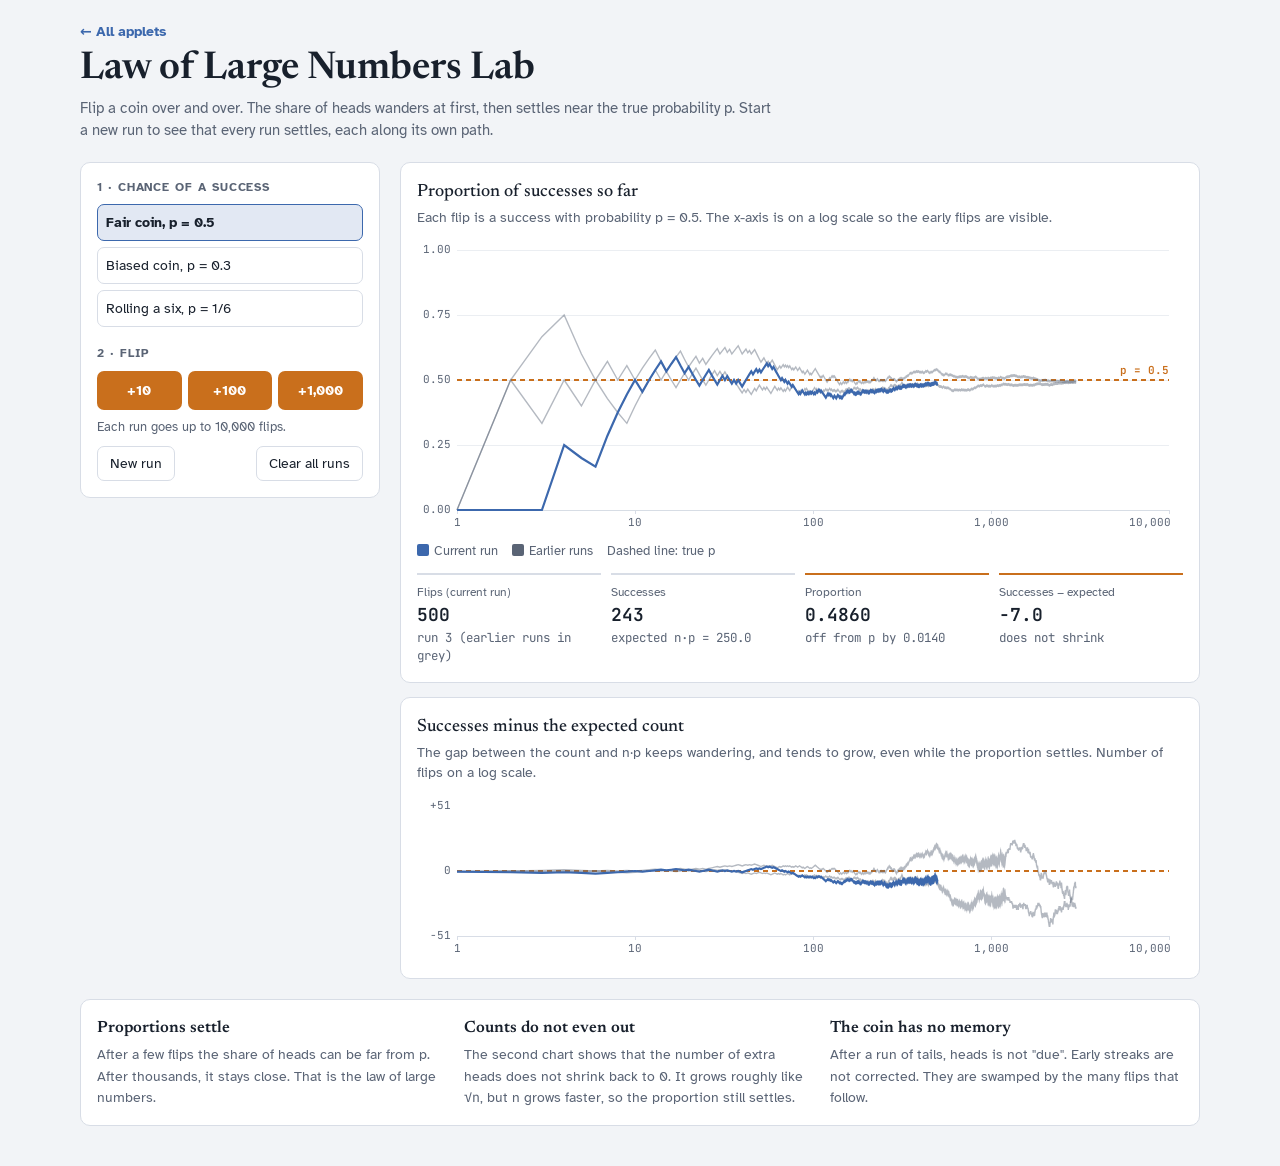
<file: lln/index.html>
<!doctype html>
<html lang="en">
<head>
<meta charset="utf-8">
<meta name="viewport" content="width=device-width, initial-scale=1, viewport-fit=cover">
<title>Law of Large Numbers Lab</title>
<meta name="description" content="Flip a coin thousands of times and watch the running proportion settle down while the raw count difference does not.">
<link rel="preconnect" href="https://fonts.googleapis.com">
<link rel="preconnect" href="https://fonts.gstatic.com" crossorigin>
<link rel="stylesheet" href="https://fonts.googleapis.com/css2?family=Newsreader:opsz,wght@6..72,500;6..72,600&family=Atkinson+Hyperlegible:wght@400;700&family=JetBrains+Mono:wght@400;600&display=swap">
<link rel="stylesheet" href="../assets/lab.css">
</head>
<body>
<div class="wrap">
  <header>
    <a class="back" href="../">← All applets</a>
    <h1>Law of Large Numbers Lab</h1>
    <p>Flip a coin over and over. The share of heads wanders at first, then settles near the true probability p. Start a new run to see that every run settles, each along its own path.</p>
  </header>

  <div class="bench">
    <aside class="panel controls" aria-label="Controls">
      <div>
        <p class="label">1 · Chance of a success</p>
        <div class="choices" id="ps" style="grid-template-columns:1fr"></div>
      </div>
      <div>
        <p class="label">2 · Flip</p>
        <div class="draws">
          <button class="draw" id="f10" type="button">+10</button>
          <button class="draw" id="f100" type="button">+100</button>
          <button class="draw" id="f1000" type="button">+1,000</button>
        </div>
        <p class="hint">Each run goes up to 10,000 flips.</p>
        <div class="row2"><button class="ghost" id="newrun" type="button">New run</button><button class="ghost" id="clear" type="button">Clear all runs</button></div>
      </div>
    </aside>

    <section class="plots">
      <div class="panel plot">
        <h2>Proportion of successes so far</h2>
        <p class="sub" id="propsub"></p>
        <canvas id="cProp" height="300" aria-label="Running proportion of successes against number of flips, log scale"></canvas>
        <div class="legend"><span><i style="background:var(--pop)"></i>Current run</span><span><i style="background:var(--muted)"></i>Earlier runs</span><span>Dashed line: true p</span></div>
        <div class="readout four">
          <div class="stat"><div class="k">Flips (current run)</div><div class="v" id="flips">0</div><div class="t" id="runno"></div></div>
          <div class="stat"><div class="k">Successes</div><div class="v" id="heads">0</div><div class="t" id="expected"></div></div>
          <div class="stat hit"><div class="k">Proportion</div><div class="v" id="prop">–</div><div class="t" id="propT"></div></div>
          <div class="stat hit"><div class="k">Successes − expected</div><div class="v" id="diff">–</div><div class="t">does not shrink</div></div>
        </div>
      </div>
      <div class="panel plot">
        <h2>Successes minus the expected count</h2>
        <p class="sub">The gap between the count and n·p keeps wandering, and tends to grow, even while the proportion settles. Number of flips on a log scale.</p>
        <canvas id="cDiff" height="170" aria-label="Number of successes minus n times p against number of flips"></canvas>
      </div>
    </section>
  </div>

  <section class="notes panel">
    <div><h3>Proportions settle</h3><p>After a few flips the share of heads can be far from p. After thousands, it stays close. That is the law of large numbers.</p></div>
    <div><h3>Counts do not even out</h3><p>The second chart shows that the number of extra heads does not shrink back to 0. It grows roughly like <span class="mono">√n</span>, but n grows faster, so the proportion still settles.</p></div>
    <div><h3>The coin has no memory</h3><p>After a run of tails, heads is not "due". Early streaks are not corrected. They are swamped by the many flips that follow.</p></div>
  </section>
</div>

<script src="../assets/lab.js"></script>
<script>
(function () {
  const L = Lab, $ = id => document.getElementById(id);
  const MAXN = 10000, MAXRUNS = 6, PAD = { l: 40, r: 14, t: 14, b: 26 };
  const PS = [{ value: '0.5', label: 'Fair coin, p = 0.5' }, { value: '0.3', label: 'Biased coin, p = 0.3' }, { value: '0.1667', label: 'Rolling a six, p = 1/6' }];
  const state = { p: 0.5, pKey: '0.5', runs: [], job: 0 };
  const cur = () => state.runs[state.runs.length - 1];

  function newRun() { state.runs.push({ cum: [] }); if (state.runs.length > MAXRUNS) state.runs.shift(); }
  function flip(k) {
    const r = cur(); let c = r.cum.length ? r.cum[r.cum.length - 1] : 0;
    for (let i = 0; i < k && r.cum.length < MAXN; i++) { if (Math.random() < state.p) c++; r.cum.push(c); }
  }
  function xmax() { const m = Math.max(10, ...state.runs.map(r => r.cum.length)); return Math.pow(10, Math.ceil(Math.log10(m))); }

  function logAxis(ctx, w, h, C, xm) {
    const lx = v => PAD.l + Math.log10(v) / Math.log10(xm) * (w - PAD.l - PAD.r);
    ctx.strokeStyle = C.rule; ctx.lineWidth = 1; ctx.beginPath(); ctx.moveTo(PAD.l, h - PAD.b + 0.5); ctx.lineTo(w - PAD.r, h - PAD.b + 0.5); ctx.stroke();
    ctx.fillStyle = C.muted; ctx.font = '11px ' + C.mono; ctx.textAlign = 'center'; ctx.textBaseline = 'top';
    for (let t = 1; t <= xm; t *= 10) { const px = lx(t); ctx.beginPath(); ctx.moveTo(px + 0.5, h - PAD.b); ctx.lineTo(px + 0.5, h - PAD.b + 4); ctx.stroke(); ctx.textAlign = t === xm ? 'right' : 'center'; ctx.fillText(t.toLocaleString(), t === xm ? px + 2 : px, h - PAD.b + 7); }
    return lx;
  }
  function path(ctx, lx, y, run, fn, color, alpha, width) {
    if (!run.cum.length) return;
    ctx.strokeStyle = color; ctx.globalAlpha = alpha; ctx.lineWidth = width; ctx.beginPath();
    const n = run.cum.length, step = Math.max(1, Math.floor(n / 2000));
    for (let i = 0; i < n; i += (i < 200 ? 1 : step)) { const px = lx(i + 1), py = y(fn(run.cum[i], i + 1)); i ? ctx.lineTo(px, py) : ctx.moveTo(px, py); }
    ctx.lineTo(lx(n), y(fn(run.cum[n - 1], n)));
    ctx.stroke(); ctx.globalAlpha = 1; ctx.lineWidth = 1;
  }

  function drawProp() {
    const C = L.colors(), { ctx, w, h } = L.setup($('cProp')), xm = xmax(), lx = logAxis(ctx, w, h, C, xm);
    const y = v => PAD.t + (1 - v) * (h - PAD.t - PAD.b);
    ctx.fillStyle = C.muted; ctx.font = '11px ' + C.mono; ctx.textAlign = 'right'; ctx.textBaseline = 'middle';
    [0, 0.25, 0.5, 0.75, 1].forEach(t => { ctx.fillText(t.toFixed(2), PAD.l - 6, y(t)); ctx.strokeStyle = C.rule; ctx.globalAlpha = 0.5; ctx.beginPath(); ctx.moveTo(PAD.l, y(t) + 0.5); ctx.lineTo(w - PAD.r, y(t) + 0.5); ctx.stroke(); ctx.globalAlpha = 1; });
    ctx.save(); ctx.setLineDash([5, 4]); ctx.strokeStyle = C.mean; ctx.lineWidth = 2; ctx.beginPath(); ctx.moveTo(PAD.l, y(state.p)); ctx.lineTo(w - PAD.r, y(state.p)); ctx.stroke(); ctx.restore();
    const fn = (c, n) => c / n;
    state.runs.forEach((r, i) => { const last = i === state.runs.length - 1; path(ctx, lx, y, r, fn, last ? C.pop : C.muted, last ? 1 : 0.45, last ? 2.2 : 1.4); });
    ctx.fillStyle = C.mean; ctx.font = '600 11px ' + C.mono; ctx.textAlign = 'right'; ctx.textBaseline = 'bottom'; ctx.fillText('p = ' + (+state.p.toFixed(4)), w - PAD.r, y(state.p) - 4);
  }

  function drawDiff() {
    const C = L.colors(), { ctx, w, h } = L.setup($('cDiff')), xm = xmax(), lx = logAxis(ctx, w, h, C, xm);
    const fn = (c, n) => c - n * state.p;
    let m = 5; state.runs.forEach(r => r.cum.forEach((c, i) => { m = Math.max(m, Math.abs(fn(c, i + 1))); }));
    m = Math.ceil(m * 1.15);
    const y = v => PAD.t + (1 - (v + m) / (2 * m)) * (h - PAD.t - PAD.b);
    ctx.fillStyle = C.muted; ctx.font = '11px ' + C.mono; ctx.textAlign = 'right'; ctx.textBaseline = 'middle';
    [-m, 0, m].forEach(t => ctx.fillText((t > 0 ? '+' : '') + t, PAD.l - 6, y(t)));
    ctx.save(); ctx.setLineDash([5, 4]); ctx.strokeStyle = C.mean; ctx.lineWidth = 2; ctx.beginPath(); ctx.moveTo(PAD.l, y(0)); ctx.lineTo(w - PAD.r, y(0)); ctx.stroke(); ctx.restore();
    state.runs.forEach((r, i) => { const last = i === state.runs.length - 1; path(ctx, lx, y, r, fn, last ? C.pop : C.muted, last ? 1 : 0.45, last ? 2.2 : 1.4); });
  }

  function updateText() {
    const r = cur(), n = r.cum.length, c = n ? r.cum[n - 1] : 0;
    $('flips').textContent = n.toLocaleString();
    $('runno').textContent = 'run ' + state.runs.length + (state.runs.length > 1 ? ' (earlier runs in grey)' : '');
    $('heads').textContent = c.toLocaleString();
    $('expected').textContent = 'expected n·p = ' + (n * state.p).toFixed(1);
    $('prop').textContent = n ? (c / n).toFixed(4) : '–';
    $('propT').textContent = n ? 'off from p by ' + Math.abs(c / n - state.p).toFixed(4) : 'flip to start';
    const d = c - n * state.p; $('diff').textContent = n ? (d >= 0 ? '+' : '−') + Math.abs(d).toFixed(1) : '–';
    $('propsub').textContent = 'Each flip is a success with probability p = ' + (+state.p.toFixed(4)) + '. The x-axis is on a log scale so the early flips are visible.';
    syncP(state.pKey);
    $('f10').disabled = $('f100').disabled = $('f1000').disabled = n >= MAXN;
  }
  function render() { updateText(); drawProp(); drawDiff(); }

  function flipMany(k) {
    const job = ++state.job;
    if (k <= 10 || L.reduceMotion) { flip(k); render(); return; }
    let left = k; const per = Math.max(1, Math.ceil(k / 30));
    (function tick() { if (job !== state.job) return; const m = Math.min(per, left); flip(m); left -= m; render(); if (left > 0 && cur().cum.length < MAXN) requestAnimationFrame(tick); })();
  }

  const syncP = L.chips($('ps'), PS, state.pKey, v => { if (v !== state.pKey) { state.pKey = v; state.p = v === '0.1667' ? 1 / 6 : +v; state.job++; state.runs = []; newRun(); flip(500); render(); } });
  $('f10').addEventListener('click', () => flipMany(10));
  $('f100').addEventListener('click', () => flipMany(100));
  $('f1000').addEventListener('click', () => flipMany(1000));
  $('newrun').addEventListener('click', () => { state.job++; newRun(); render(); });
  $('clear').addEventListener('click', () => { state.job++; state.runs = []; newRun(); render(); });
  L.onRedraw(render, document.querySelector('.plots'));

  // Open with two finished runs in grey and a current run in progress.
  newRun(); flip(3000); newRun(); flip(3000); newRun(); flip(500);
  render();
})();
</script>
</body>
</html>
</file>
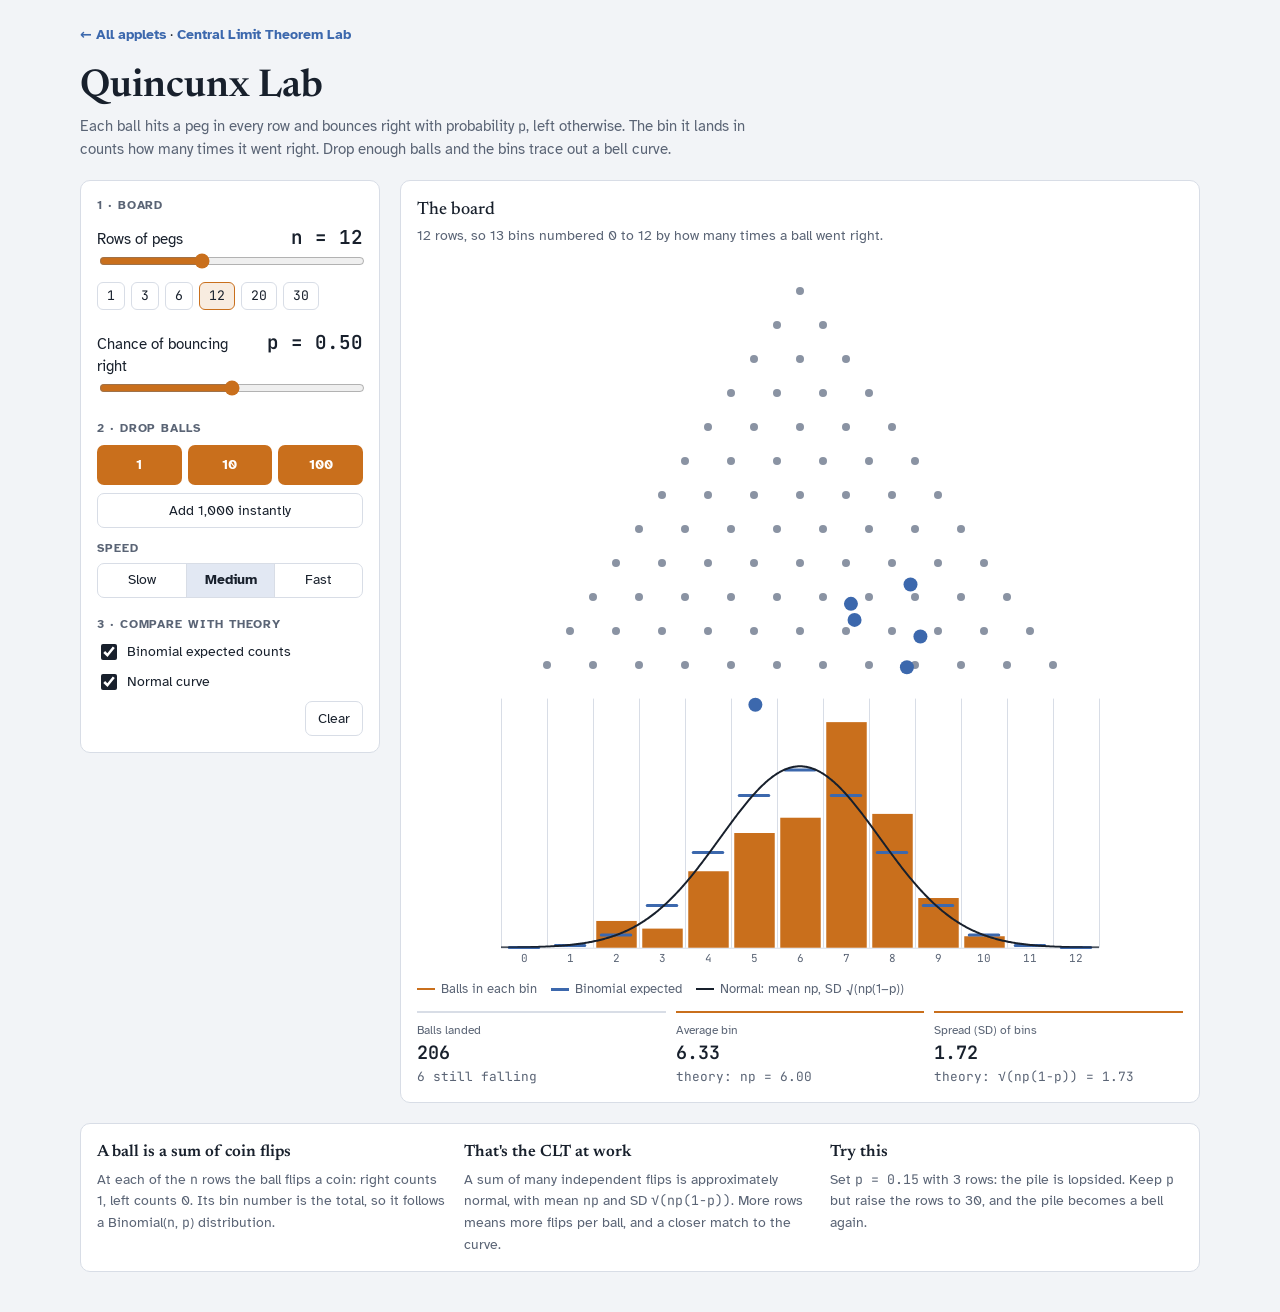
<file: quincunx/index.html>
<!doctype html>
<html lang="en">
<head>
<meta charset="utf-8">
<meta name="viewport" content="width=device-width, initial-scale=1, viewport-fit=cover">
<meta name="description" content="Quincunx (Galton board) applet: balls bounce left or right off pegs and pile up into a bell curve.">
<title>Quincunx Lab</title>
<link rel="preconnect" href="https://fonts.googleapis.com">
<link rel="preconnect" href="https://fonts.gstatic.com" crossorigin>
<link rel="stylesheet" href="https://fonts.googleapis.com/css2?family=Newsreader:opsz,wght@6..72,500;6..72,600&family=Atkinson+Hyperlegible:wght@400;700&family=JetBrains+Mono:wght@400;600&display=swap">
<style>
:root {
  --bg: #f2f4f7; --surface: #ffffff; --ink: #18202c; --muted: #5a6475; --rule: #d8dde6;
  --pop: #3c68ad; --pop-soft: #3c68ad26; --mean: #c96f1c; --mean-soft: #c96f1c22; --curve: #18202c; --peg: #8a93a3;
  --f-display: "Newsreader", "Iowan Old Style", Georgia, serif;
  --f-body: "Atkinson Hyperlegible", "Segoe UI", system-ui, sans-serif;
  --f-mono: "JetBrains Mono", ui-monospace, "SF Mono", Menlo, monospace;
}
@media (prefers-color-scheme: dark) {
  :root:not([data-theme="light"]) {
    --bg: #0f131a; --surface: #171c25; --ink: #e5e9f0; --muted: #9ba4b4; --rule: #2a3241;
    --pop: #7ea6e6; --pop-soft: #7ea6e62b; --mean: #f0a258; --mean-soft: #f0a25826; --curve: #e5e9f0; --peg: #6b7487;
    color-scheme: dark;
  }
}
:root[data-theme="dark"] {
  --bg: #0f131a; --surface: #171c25; --ink: #e5e9f0; --muted: #9ba4b4; --rule: #2a3241;
  --pop: #7ea6e6; --pop-soft: #7ea6e62b; --mean: #f0a258; --mean-soft: #f0a25826; --curve: #e5e9f0; --peg: #6b7487;
  color-scheme: dark;
}
* { box-sizing: border-box; }
body {
  margin: 0; background: var(--bg); color: var(--ink); font-family: var(--f-body); font-size: 15px; line-height: 1.5;
  padding-left: max(16px, env(safe-area-inset-left, 0px)); padding-right: max(16px, env(safe-area-inset-right, 0px));
  padding-block: 24px 40px;
}
.wrap { max-width: 1120px; margin: 0 auto; display: grid; gap: 20px; }
.nav { font-size: 0.88rem; }
.nav a { color: var(--pop); font-weight: 700; text-decoration: none; }
.nav a:hover { text-decoration: underline; }
header h1 { font-family: var(--f-display); font-weight: 600; font-size: clamp(1.7rem, 3.4vw, 2.4rem); line-height: 1.15; margin: 0; text-wrap: balance; }
header p { margin: 6px 0 0; color: var(--muted); max-width: 70ch; }
.bench { display: grid; grid-template-columns: 300px minmax(0, 1fr); gap: 20px; align-items: start; }
@media (max-width: 820px) { .bench { grid-template-columns: minmax(0, 1fr); } }
.panel { background: var(--surface); border: 1px solid var(--rule); border-radius: 10px; padding: 16px; }
.controls { display: grid; gap: 18px; }
.label { font-size: 0.72rem; text-transform: uppercase; letter-spacing: 0.08em; color: var(--muted); font-weight: 700; margin: 0 0 8px; }
.nrow { display: flex; align-items: baseline; justify-content: space-between; }
.nval { font-family: var(--f-mono); font-size: 1.2rem; font-weight: 600; white-space: nowrap; }
.nrow { gap: 8px; }
input[type=range] { width: 100%; accent-color: var(--mean); }
button { font: inherit; color: inherit; cursor: pointer; }
button:focus-visible, input:focus-visible { outline: 2px solid var(--pop); outline-offset: 2px; }
.quick { display: flex; flex-wrap: wrap; gap: 6px; margin-top: 6px; }
.quick button { border: 1px solid var(--rule); background: transparent; border-radius: 6px; padding: 3px 9px; font-family: var(--f-mono); font-size: 0.82rem; }
.quick button[aria-pressed="true"] { border-color: var(--mean); background: var(--mean-soft); }
.draws { display: grid; grid-template-columns: repeat(3, 1fr); gap: 6px; }
.draw { background: var(--mean); color: #fff; border: 0; border-radius: 7px; padding: 9px 4px; font-weight: 700; font-size: 0.9rem; }
:root[data-theme="dark"] .draw { color: #1b1206; }
@media (prefers-color-scheme: dark) { :root:not([data-theme="light"]) .draw { color: #1b1206; } }
.draw:hover { filter: brightness(1.06); }
.seg { display: grid; grid-template-columns: repeat(3, 1fr); border: 1px solid var(--rule); border-radius: 7px; overflow: hidden; }
.seg button { border: 0; background: transparent; padding: 6px 4px; font-size: 0.85rem; }
.seg button + button { border-left: 1px solid var(--rule); }
.seg button[aria-pressed="true"] { background: var(--pop-soft); font-weight: 700; }
.ghost { border: 1px solid var(--rule); background: transparent; border-radius: 7px; padding: 6px 12px; font-size: 0.88rem; }
.stack { display: grid; gap: 8px; }
.row2 { display: flex; justify-content: space-between; align-items: center; gap: 10px; flex-wrap: wrap; }
.check { display: flex; align-items: center; gap: 7px; font-size: 0.88rem; }
.check input { accent-color: var(--ink); width: 16px; height: 16px; }
.plot h2 { font-family: var(--f-display); font-weight: 500; font-size: 1.12rem; margin: 0; }
.plot .sub { margin: 2px 0 8px; color: var(--muted); font-size: 0.85rem; }
.plot canvas { display: block; width: 100%; }
.legend { display: flex; flex-wrap: wrap; gap: 14px; font-size: 0.8rem; color: var(--muted); margin-top: 6px; }
.legend i { display: inline-block; width: 18px; height: 0; border-top: 2px solid; vertical-align: middle; margin-right: 6px; }
.readout { display: grid; grid-template-columns: repeat(3, minmax(0, 1fr)); gap: 10px; margin-top: 12px; }
@media (max-width: 520px) { .readout { grid-template-columns: minmax(0, 1fr); } }
.stat { border-top: 2px solid var(--rule); padding-top: 8px; }
.stat .k { font-size: 0.78rem; color: var(--muted); }
.stat .v { font-family: var(--f-mono); font-variant-numeric: tabular-nums; font-size: 1.15rem; font-weight: 600; }
.stat .t { font-family: var(--f-mono); font-variant-numeric: tabular-nums; font-size: 0.8rem; color: var(--muted); }
.stat.hit { border-top-color: var(--mean); }
.notes { display: grid; grid-template-columns: repeat(3, minmax(0, 1fr)); gap: 14px; }
@media (max-width: 820px) { .notes { grid-template-columns: minmax(0, 1fr); } }
.notes h3 { font-family: var(--f-display); font-weight: 600; font-size: 1.02rem; margin: 0 0 4px; }
.notes p { margin: 0; color: var(--muted); font-size: 0.9rem; max-width: 60ch; }
.mono { font-family: var(--f-mono); font-size: 0.92em; }
</style>
</head>
<body>
<div class="wrap">
  <div class="nav"><a href="../">← All applets</a> · <a href="../clt/">Central Limit Theorem Lab</a></div>
  <header>
    <h1>Quincunx Lab</h1>
    <p>Each ball hits a peg in every row and bounces right with probability <span class="mono">p</span>, left otherwise. The bin it lands in counts how many times it went right. Drop enough balls and the bins trace out a bell curve.</p>
  </header>

  <div class="bench">
    <aside class="panel controls" aria-label="Controls">
      <div>
        <p class="label">1 · Board</p>
        <div class="nrow"><label for="rows">Rows of pegs</label><span class="nval" id="rowsval">n = 12</span></div>
        <input type="range" id="rows" min="1" max="30" step="1" value="12">
        <div class="quick" id="quick"></div>
      </div>
      <div>
        <div class="nrow"><label for="p">Chance of bouncing right</label><span class="nval" id="pval">p = 0.50</span></div>
        <input type="range" id="p" min="0.05" max="0.95" step="0.05" value="0.5">
      </div>

      <div class="stack">
        <p class="label" style="margin:0">2 · Drop balls</p>
        <div class="draws">
          <button class="draw" id="b1" type="button">1</button>
          <button class="draw" id="b10" type="button">10</button>
          <button class="draw" id="b100" type="button">100</button>
        </div>
        <button class="ghost" id="b1000" type="button">Add 1,000 instantly</button>
        <div>
          <p class="label" style="margin:4px 0 6px">Speed</p>
          <div class="seg" id="speed">
            <button type="button" data-ms="200">Slow</button>
            <button type="button" data-ms="85" aria-pressed="true">Medium</button>
            <button type="button" data-ms="30">Fast</button>
          </div>
        </div>
      </div>

      <div class="stack">
        <p class="label" style="margin:0">3 · Compare with theory</p>
        <label class="check"><input type="checkbox" id="showBin" checked> Binomial expected counts</label>
        <label class="check"><input type="checkbox" id="showNorm" checked> Normal curve</label>
        <div class="row2"><span></span><button class="ghost" id="clear" type="button">Clear</button></div>
      </div>
    </aside>

    <section class="panel plot">
      <h2>The board</h2>
      <p class="sub" id="boardsub"></p>
      <canvas id="board" height="600" aria-label="Galton board with pegs, falling balls and bins"></canvas>
      <div class="legend">
        <span><i style="border-color:var(--mean)"></i>Balls in each bin</span>
        <span id="lgBin"><i style="border-color:var(--pop);border-top-style:solid;border-top-width:3px"></i>Binomial expected</span>
        <span id="lgNorm"><i style="border-color:var(--curve)"></i>Normal: mean np, SD √(np(1−p))</span>
      </div>
      <div class="readout">
        <div class="stat"><div class="k">Balls landed</div><div class="v" id="count">0</div><div class="t" id="inflight">0 still falling</div></div>
        <div class="stat hit"><div class="k">Average bin</div><div class="v" id="mm">–</div><div class="t" id="mmT"></div></div>
        <div class="stat hit"><div class="k">Spread (SD) of bins</div><div class="v" id="sm">–</div><div class="t" id="smT"></div></div>
      </div>
    </section>
  </div>

  <section class="notes panel">
    <div><h3>A ball is a sum of coin flips</h3><p>At each of the <span class="mono">n</span> rows the ball flips a coin: right counts 1, left counts 0. Its bin number is the total, so it follows a Binomial(<span class="mono">n</span>, <span class="mono">p</span>) distribution.</p></div>
    <div><h3>That's the CLT at work</h3><p>A sum of many independent flips is approximately normal, with mean <span class="mono">np</span> and SD <span class="mono">√(np(1−p))</span>. More rows means more flips per ball, and a closer match to the curve.</p></div>
    <div><h3>Try this</h3><p>Set <span class="mono">p = 0.15</span> with 3 rows: the pile is lopsided. Keep <span class="mono">p</span> but raise the rows to 30, and the pile becomes a bell again.</p></div>
  </section>
</div>

<script>
(function () {
  const $ = id => document.getElementById(id);
  const cv = $('board');
  const state = { R: 12, p: 0.5, counts: [], balls: [], queue: 0, total: 0, sum: 0, sumsq: 0, segMs: 85, showBin: true, showNorm: true, spawnAcc: 0, last: 0, running: false };
  const reduceMotion = window.matchMedia('(prefers-reduced-motion: reduce)').matches;

  function fmt(x, d = 2) { return Number.isFinite(x) ? x.toFixed(d) : '–'; }
  function colors() {
    const cs = getComputedStyle(document.documentElement), g = k => cs.getPropertyValue(k).trim();
    return { ink: g('--ink'), muted: g('--muted'), rule: g('--rule'), pop: g('--pop'), mean: g('--mean'), curve: g('--curve'), peg: g('--peg'), mono: g('--f-mono') };
  }

  // Binomial pmf, computed in log space so 30 rows stays accurate.
  function lgamma(n) { let s = 0; for (let i = 2; i <= n; i++) s += Math.log(i); return s; }
  function pmf(k) {
    const n = state.R, p = state.p;
    return Math.exp(lgamma(n) - lgamma(k) - lgamma(n - k) + k * Math.log(p) + (n - k) * Math.log(1 - p));
  }

  // Board geometry, recomputed from the canvas width.
  let G = null;
  function geometry() {
    const W = cv.clientWidth, R = state.R, pad = 14;
    const dx = Math.min(46, (W - 2 * pad) / (R + 1));
    const dy = Math.min(dx * 0.9, 34);
    const top = pad + 22;
    const pegR = Math.max(1.6, Math.min(4, dx * 0.1)), ballR = Math.max(2.2, Math.min(7, dx * 0.2));
    const lastRow = top + (R - 1) * dy;
    const binTop = lastRow + dy * 0.9 + ballR;
    const binH = Math.max(160, Math.min(260, W * 0.32));
    const H = Math.round(binTop + binH + 26);
    G = { W, H, R, dx, dy, top, pegR, ballR, cx: W / 2, binTop, binBot: binTop + binH };
    if (+cv.getAttribute('height') !== H) cv.setAttribute('height', H);
    return G;
  }
  // Where a ball sits after r decisions with k rights. Level -1 is the funnel.
  function posAt(r, k) {
    if (r < 0) return { x: G.cx, y: G.top - G.dy };
    if (r >= G.R) return { x: G.cx + (k - G.R / 2) * G.dx, y: G.binTop + G.ballR };
    return { x: G.cx + (k - r / 2) * G.dx, y: G.top + r * G.dy - G.pegR - G.ballR };
  }

  function setup() {
    const dpr = window.devicePixelRatio || 1, w = cv.clientWidth, h = +cv.getAttribute('height');
    cv.style.height = h + 'px';
    if (cv.width !== Math.round(w * dpr) || cv.height !== Math.round(h * dpr)) { cv.width = Math.round(w * dpr); cv.height = Math.round(h * dpr); }
    const ctx = cv.getContext('2d'); ctx.setTransform(dpr, 0, 0, dpr, 0, 0); ctx.clearRect(0, 0, w, h);
    return ctx;
  }

  function draw() {
    geometry();
    const ctx = setup(), C = colors(), R = G.R, N = state.total;

    // Funnel
    ctx.strokeStyle = C.peg; ctx.lineWidth = 2;
    const fy = G.top - G.dy - G.ballR - 6, fw = Math.max(18, G.dx * 0.9);
    ctx.beginPath(); ctx.moveTo(G.cx - fw, fy - 14); ctx.lineTo(G.cx - G.ballR - 2, fy + 10);
    ctx.moveTo(G.cx + fw, fy - 14); ctx.lineTo(G.cx + G.ballR + 2, fy + 10); ctx.stroke(); ctx.lineWidth = 1;

    // Pegs
    ctx.fillStyle = C.peg;
    for (let r = 0; r < R; r++) for (let k = 0; k <= r; k++) {
      const x = G.cx + (k - r / 2) * G.dx, y = G.top + r * G.dy;
      ctx.beginPath(); ctx.arc(x, y, G.pegR, 0, Math.PI * 2); ctx.fill();
    }

    // Bins: dividers and baseline
    const x0 = G.cx - (R / 2 + 0.5) * G.dx, x1 = G.cx + (R / 2 + 0.5) * G.dx;
    ctx.strokeStyle = C.rule;
    for (let k = 0; k <= R + 1; k++) { const x = Math.round(x0 + k * G.dx) + 0.5; ctx.beginPath(); ctx.moveTo(x, G.binTop - 4); ctx.lineTo(x, G.binBot); ctx.stroke(); }
    ctx.beginPath(); ctx.moveTo(x0, G.binBot + 0.5); ctx.lineTo(x1, G.binBot + 0.5); ctx.stroke();

    // Scale for bars and theory
    let maxC = 0; for (const c of state.counts) maxC = Math.max(maxC, c);
    let maxP = 0; for (let k = 0; k <= R; k++) maxP = Math.max(maxP, pmf(k));
    const sd = Math.sqrt(R * state.p * (1 - state.p)), mu = R * state.p;
    const normPeak = sd > 0 ? 1 / (sd * Math.sqrt(2 * Math.PI)) : 0;
    const theoryMax = N * Math.max(state.showBin ? maxP : 0, state.showNorm ? Math.min(normPeak, maxP * 1.6) : 0);
    const ymax = Math.max(1, maxC, theoryMax) * 1.06;
    const yOf = c => G.binBot - c / ymax * (G.binBot - G.binTop - 6);

    // Bars
    ctx.fillStyle = C.mean;
    const gap = Math.max(1, G.dx * 0.12);
    state.counts.forEach((c, k) => {
      if (!c) return;
      const x = x0 + k * G.dx; ctx.fillRect(x + gap / 2 + 0.5, yOf(c), G.dx - gap, G.binBot - yOf(c));
    });

    // Binomial expected counts: a short thick tick per bin
    if (state.showBin && N) {
      ctx.strokeStyle = C.pop; ctx.lineWidth = 3; ctx.lineCap = 'round';
      for (let k = 0; k <= R; k++) {
        const y = yOf(N * pmf(k)), x = x0 + k * G.dx;
        ctx.beginPath(); ctx.moveTo(x + G.dx * 0.18, y); ctx.lineTo(x + G.dx * 0.82, y); ctx.stroke();
      }
      ctx.lineWidth = 1; ctx.lineCap = 'butt';
    }
    // Normal curve N(np, np(1-p)), bin width 1
    if (state.showNorm && N && sd > 0) {
      ctx.save(); ctx.beginPath(); ctx.rect(x0, G.binTop - 8, x1 - x0, G.binBot - G.binTop + 8); ctx.clip();
      ctx.strokeStyle = C.curve; ctx.lineWidth = 2; ctx.beginPath();
      const steps = Math.max(200, Math.round(x1 - x0));
      for (let i = 0; i <= steps; i++) {
        const v = -0.5 + (R + 1) * i / steps, px = x0 + (v + 0.5) * G.dx;
        const py = yOf(N * Math.exp(-0.5 * ((v - mu) / sd) ** 2) * normPeak);
        i ? ctx.lineTo(px, py) : ctx.moveTo(px, py);
      }
      ctx.stroke(); ctx.restore();
    }

    // Bin labels
    ctx.fillStyle = C.muted; ctx.font = '11px ' + C.mono; ctx.textAlign = 'center'; ctx.textBaseline = 'top';
    const every = G.dx >= 20 ? 1 : G.dx >= 11 ? 2 : 5;
    for (let k = 0; k <= R; k++) if (k % every === 0 || k === R) ctx.fillText(String(k), x0 + (k + 0.5) * G.dx, G.binBot + 6);

    // Balls in flight
    ctx.fillStyle = C.pop;
    for (const b of state.balls) {
      const a = posAt(b.s - 1, b.kAt[Math.max(0, b.s - 1)] ?? 0), z = posAt(b.s, b.kAt[b.s]);
      const t = b.t, hop = b.s > 0 && b.s < G.R ? Math.sin(Math.PI * t) * G.dy * 0.28 : 0;
      const x = a.x + (z.x - a.x) * t, y = a.y + (z.y - a.y) * (b.s === 0 ? t : t * t * 0.5 + t * 0.5) - hop;
      ctx.beginPath(); ctx.arc(x, y, G.ballR, 0, Math.PI * 2); ctx.fill();
    }
  }

  function updateText() {
    const R = state.R, p = state.p, N = state.total, mu = R * p, sd = Math.sqrt(R * p * (1 - p));
    $('rowsval').textContent = 'n = ' + R;
    $('pval').textContent = 'p = ' + p.toFixed(2);
    $('boardsub').textContent = R + ' row' + (R > 1 ? 's' : '') + ', so ' + (R + 1) + ' bins numbered 0 to ' + R + ' by how many times a ball went right.';
    $('count').textContent = N.toLocaleString();
    const flying = state.balls.length + state.queue;
    $('inflight').textContent = flying.toLocaleString() + ' still falling';
    const mm = N ? state.sum / N : NaN, sm = N > 1 ? Math.sqrt(Math.max(0, (state.sumsq - N * mm * mm) / (N - 1))) : NaN;
    $('mm').textContent = fmt(mm); $('mmT').textContent = 'theory: np = ' + fmt(mu);
    $('sm').textContent = fmt(sm); $('smT').textContent = 'theory: √(np(1−p)) = ' + fmt(sd);
    $('lgBin').style.display = state.showBin ? '' : 'none';
    $('lgNorm').style.display = state.showNorm ? '' : 'none';
    document.querySelectorAll('#quick button').forEach(b => b.setAttribute('aria-pressed', String(+b.dataset.n === R)));
    document.querySelectorAll('#speed button').forEach(b => b.setAttribute('aria-pressed', String(+b.dataset.ms === state.segMs)));
  }

  function land(k) { state.counts[k]++; state.total++; state.sum += k; state.sumsq += k * k; }
  function newBall() {
    const kAt = [0]; let k = 0;
    for (let r = 0; r < state.R; r++) { if (Math.random() < state.p) k++; kAt.push(k); }
    // kAt[r] = rights after r decisions; level r uses kAt[r]
    return { s: 0, t: 0, kAt };
  }

  function frame(now) {
    const dt = Math.min(80, now - (state.last || now)); state.last = now;
    const segMs = state.segMs;
    // Spawn
    if (state.queue > 0) {
      const every = segMs * 0.55;
      state.spawnAcc = Math.min(state.spawnAcc + dt, every * 1.5);
      while (state.queue > 0 && state.spawnAcc >= every) { state.spawnAcc -= every; state.queue--; state.balls.push(newBall()); }
    }
    // Advance
    const step = dt / segMs, keep = [];
    for (const b of state.balls) {
      b.t += step;
      while (b.t >= 1) { b.t -= 1; b.s++; if (b.s > state.R) break; }
      if (b.s > state.R) land(b.kAt[state.R]); else keep.push(b);
    }
    state.balls = keep;
    updateText(); draw();
    if (state.balls.length || state.queue) requestAnimationFrame(frame);
    else { state.running = false; state.last = 0; }
  }
  function kick() { if (!state.running) { state.running = true; state.last = 0; state.spawnAcc = 1e9; requestAnimationFrame(frame); } }

  function drop(n) {
    if (reduceMotion) { instant(n); return; }
    state.queue += n; kick();
  }
  function instant(n) {
    for (let i = 0; i < n; i++) { let k = 0; for (let r = 0; r < state.R; r++) if (Math.random() < state.p) k++; land(k); }
    updateText(); draw();
  }
  function clear() {
    state.counts = new Array(state.R + 1).fill(0); state.balls = []; state.queue = 0;
    state.total = 0; state.sum = 0; state.sumsq = 0; updateText(); draw();
  }

  [1, 3, 6, 12, 20, 30].forEach(n => {
    const b = document.createElement('button'); b.type = 'button'; b.dataset.n = n; b.textContent = n;
    b.addEventListener('click', () => { $('rows').value = n; setRows(n); });
    $('quick').appendChild(b);
  });
  function setRows(n) { if (state.R !== n) { state.R = n; clear(); } }
  $('rows').addEventListener('input', e => setRows(+e.target.value));
  $('p').addEventListener('input', e => { state.p = +(+e.target.value).toFixed(2); clear(); });
  $('b1').addEventListener('click', () => drop(1));
  $('b10').addEventListener('click', () => drop(10));
  $('b100').addEventListener('click', () => drop(100));
  $('b1000').addEventListener('click', () => instant(1000));
  $('clear').addEventListener('click', clear);
  document.querySelectorAll('#speed button').forEach(b => b.addEventListener('click', () => { state.segMs = +b.dataset.ms; updateText(); }));
  $('showBin').addEventListener('change', e => { state.showBin = e.target.checked; updateText(); draw(); });
  $('showNorm').addEventListener('change', e => { state.showNorm = e.target.checked; updateText(); draw(); });

  let rz; new ResizeObserver(() => { cancelAnimationFrame(rz); rz = requestAnimationFrame(draw); }).observe(cv.parentElement);
  window.matchMedia('(prefers-color-scheme: dark)').addEventListener('change', draw);
  new MutationObserver(draw).observe(document.documentElement, { attributes: true, attributeFilter: ['data-theme'] });
  if (document.fonts && document.fonts.ready) document.fonts.ready.then(draw);

  // Open with a pile already started, and a few balls on their way down.
  clear(); instant(200); updateText(); draw();
  if (!reduceMotion) drop(12);
})();
</script>
</body>
</html>
</file>
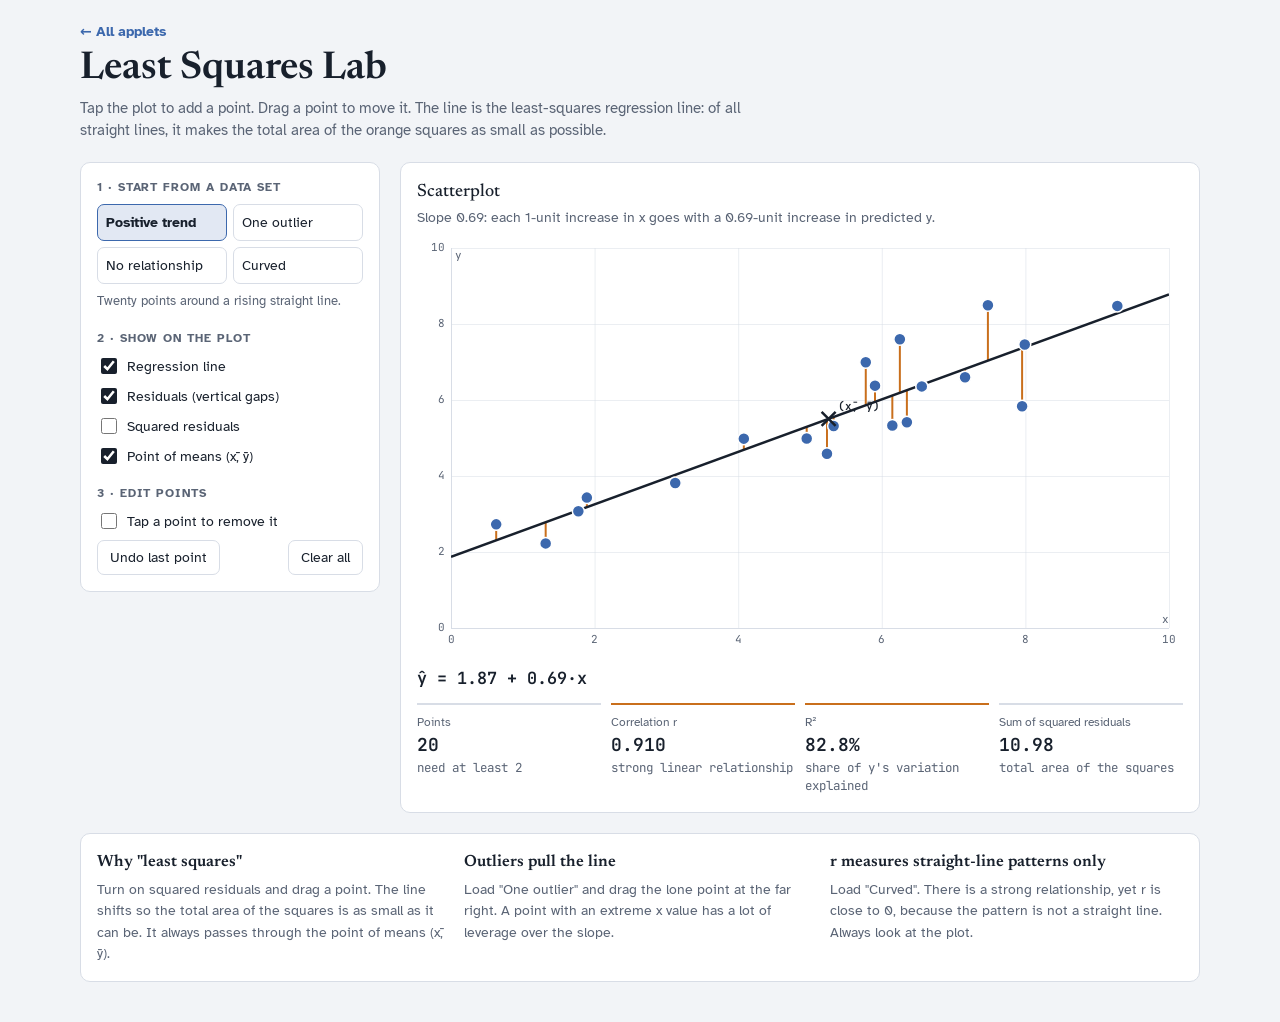
<file: regression/index.html>
<!doctype html>
<html lang="en">
<head>
<meta charset="utf-8">
<meta name="viewport" content="width=device-width, initial-scale=1, viewport-fit=cover">
<title>Least Squares Lab</title>
<meta name="description" content="Tap to add points, drag them around, and watch the least-squares line, its residuals and r update.">
<link rel="preconnect" href="https://fonts.googleapis.com">
<link rel="preconnect" href="https://fonts.gstatic.com" crossorigin>
<link rel="stylesheet" href="https://fonts.googleapis.com/css2?family=Newsreader:opsz,wght@6..72,500;6..72,600&family=Atkinson+Hyperlegible:wght@400;700&family=JetBrains+Mono:wght@400;600&display=swap">
<link rel="stylesheet" href="../assets/lab.css">
<style>
  #cPlot { touch-action: none; cursor: crosshair; }
  #cPlot.dragging { cursor: grabbing; }
  .eq { font-family: var(--f-mono); font-size: 1.05rem; font-weight: 600; margin: 10px 0 0; overflow-wrap: anywhere; }
</style>
</head>
<body>
<div class="wrap">
  <header>
    <a class="back" href="../">← All applets</a>
    <h1>Least Squares Lab</h1>
    <p>Tap the plot to add a point. Drag a point to move it. The line is the least-squares regression line: of all straight lines, it makes the total area of the orange squares as small as possible.</p>
  </header>

  <div class="bench">
    <aside class="panel controls" aria-label="Controls">
      <div>
        <p class="label">1 · Start from a data set</p>
        <div class="choices" id="presets"></div>
        <p class="hint" id="presetdesc"></p>
      </div>
      <div>
        <p class="label">2 · Show on the plot</p>
        <div class="stack">
          <label class="check"><input type="checkbox" id="showLine" checked> Regression line</label>
          <label class="check"><input type="checkbox" id="showRes" checked> Residuals (vertical gaps)</label>
          <label class="check"><input type="checkbox" id="showSq"> Squared residuals</label>
          <label class="check"><input type="checkbox" id="showMean" checked> Point of means (x̄, ȳ)</label>
        </div>
      </div>
      <div>
        <p class="label">3 · Edit points</p>
        <label class="check"><input type="checkbox" id="removeMode"> Tap a point to remove it</label>
        <div class="row2"><button class="ghost" id="undo" type="button">Undo last point</button><button class="ghost" id="clear" type="button">Clear all</button></div>
      </div>
    </aside>

    <section class="plots">
      <div class="panel plot">
        <h2>Scatterplot</h2>
        <p class="sub" id="plotsub"></p>
        <canvas id="cPlot" height="420" aria-label="Scatterplot with the least-squares line. Tap to add points, drag to move them."></canvas>
        <p class="eq" id="eq"></p>
        <div class="readout four">
          <div class="stat"><div class="k">Points</div><div class="v" id="npts">0</div><div class="t">need at least 2</div></div>
          <div class="stat hit"><div class="k">Correlation r</div><div class="v" id="r">–</div><div class="t" id="rT"></div></div>
          <div class="stat hit"><div class="k">R²</div><div class="v" id="r2">–</div><div class="t">share of y's variation explained</div></div>
          <div class="stat"><div class="k">Sum of squared residuals</div><div class="v" id="sse">–</div><div class="t">total area of the squares</div></div>
        </div>
      </div>
    </section>
  </div>

  <section class="notes panel">
    <div><h3>Why "least squares"</h3><p>Turn on squared residuals and drag a point. The line shifts so the total area of the squares is as small as it can be. It always passes through the point of means (x̄, ȳ).</p></div>
    <div><h3>Outliers pull the line</h3><p>Load "One outlier" and drag the lone point at the far right. A point with an extreme x value has a lot of leverage over the slope.</p></div>
    <div><h3>r measures straight-line patterns only</h3><p>Load "Curved". There is a strong relationship, yet r is close to 0, because the pattern is not a straight line. Always look at the plot.</p></div>
  </section>
</div>

<script src="../assets/lab.js"></script>
<script>
(function () {
  const L = Lab, $ = id => document.getElementById(id);
  const PAD = { l: 34, r: 14, t: 12, b: 28 }, MAXV = 10, HIT = 16;
  function clamp(v) { return Math.min(MAXV - 0.05, Math.max(0.05, v)); }
  const PRESETS = {
    positive: { label: 'Positive trend', desc: 'Twenty points around a rising straight line.', make: r => Array.from({ length: 20 }, () => { const x = 0.6 + 8.8 * r(); return { x, y: clamp(1.5 + 0.7 * x + 0.9 * r.gauss()) }; }) },
    outlier:  { label: 'One outlier', desc: 'The same rising trend, plus one unusual point at the far right.', make: r => { const pts = Array.from({ length: 15 }, () => { const x = 0.6 + 7 * r(); return { x, y: clamp(1.5 + 0.8 * x + 0.7 * r.gauss()) }; }); pts.push({ x: 9.4, y: 1.0 }); return pts; } },
    none:     { label: 'No relationship', desc: 'Twenty points scattered at random.', make: r => Array.from({ length: 20 }, () => ({ x: 0.6 + 8.8 * r(), y: 1 + 8 * r() })) },
    curved:   { label: 'Curved', desc: 'A strong pattern that is not a straight line.', make: r => Array.from({ length: 21 }, (_, i) => { const x = 0.5 + 9 * i / 20; return { x, y: clamp(9 - 0.33 * (x - 5) ** 2 + 0.35 * r.gauss()) }; }) }
  };
  const state = { preset: 'positive', pts: [], drag: -1 };

  function load(key) { state.preset = key; state.pts = PRESETS[key].make(L.seeded(key.length * 7919 + 17)); render(); }

  function fit() {
    const p = state.pts, n = p.length; if (n < 2) return null;
    let mx = 0, my = 0; p.forEach(q => { mx += q.x; my += q.y; }); mx /= n; my /= n;
    let sxx = 0, sxy = 0, syy = 0; p.forEach(q => { sxx += (q.x - mx) ** 2; sxy += (q.x - mx) * (q.y - my); syy += (q.y - my) ** 2; });
    if (sxx < 1e-12) return { n, mx, my, degenerate: true };
    const b = sxy / sxx, a = my - b * mx, r = syy > 1e-12 ? sxy / Math.sqrt(sxx * syy) : NaN;
    let sse = 0; p.forEach(q => { sse += (q.y - a - b * q.x) ** 2; });
    return { n, mx, my, a, b, r, sse };
  }

  let geom = null;
  function draw() {
    const C = L.colors(), { ctx, w, h } = L.setup($('cPlot'));
    const pw = w - PAD.l - PAD.r, ph = h - PAD.t - PAD.b;
    const X = v => PAD.l + v / MAXV * pw, Y = v => PAD.t + (1 - v / MAXV) * ph;
    geom = { X, Y, pw, ph, w, h };
    // grid and axes
    ctx.strokeStyle = C.rule; ctx.lineWidth = 1; ctx.fillStyle = C.muted; ctx.font = '11px ' + C.mono;
    for (let t = 0; t <= MAXV; t += 2) {
      ctx.globalAlpha = t === 0 ? 1 : 0.5;
      ctx.beginPath(); ctx.moveTo(X(t) + 0.5, PAD.t); ctx.lineTo(X(t) + 0.5, h - PAD.b); ctx.stroke();
      ctx.beginPath(); ctx.moveTo(PAD.l, Y(t) + 0.5); ctx.lineTo(w - PAD.r, Y(t) + 0.5); ctx.stroke();
      ctx.globalAlpha = 1;
      ctx.textAlign = 'center'; ctx.textBaseline = 'top'; ctx.fillText(String(t), X(t), h - PAD.b + 6);
      ctx.textAlign = 'right'; ctx.textBaseline = 'middle'; ctx.fillText(String(t), PAD.l - 6, Y(t));
    }
    ctx.textAlign = 'right'; ctx.textBaseline = 'bottom'; ctx.fillText('x', w - PAD.r, h - PAD.b - 3);
    ctx.textAlign = 'left'; ctx.textBaseline = 'top'; ctx.fillText('y', PAD.l + 4, PAD.t + 2);

    const f = fit();
    ctx.save(); ctx.beginPath(); ctx.rect(PAD.l, PAD.t, pw, ph); ctx.clip();
    if (f && !f.degenerate) {
      const sx = ph / MAXV; // pixels per y unit, used for both sides of each square
      if ($('showSq').checked) {
        state.pts.forEach(q => {
          const yh = f.a + f.b * q.x, e = q.y - yh, side = Math.abs(e) * sx; if (side < 0.5) return;
          const goRight = X(q.x) + side < w - PAD.r;
          const x0 = goRight ? X(q.x) : X(q.x) - side, y0 = Math.min(Y(q.y), Y(yh));
          ctx.fillStyle = C.meanSoft; ctx.fillRect(x0, y0, side, side); ctx.strokeStyle = C.mean; ctx.globalAlpha = 0.6; ctx.strokeRect(x0 + 0.5, y0 + 0.5, side, side); ctx.globalAlpha = 1;
        });
      }
      if ($('showRes').checked) {
        ctx.strokeStyle = C.mean; ctx.lineWidth = 2;
        state.pts.forEach(q => { const yh = f.a + f.b * q.x; ctx.beginPath(); ctx.moveTo(X(q.x), Y(q.y)); ctx.lineTo(X(q.x), Y(yh)); ctx.stroke(); });
        ctx.lineWidth = 1;
      }
      if ($('showLine').checked) {
        ctx.strokeStyle = C.curve; ctx.lineWidth = 2.5; ctx.beginPath(); ctx.moveTo(X(0), Y(f.a)); ctx.lineTo(X(MAXV), Y(f.a + f.b * MAXV)); ctx.stroke(); ctx.lineWidth = 1;
      }
    }
    ctx.restore();
    state.pts.forEach((q, i) => {
      ctx.beginPath(); ctx.arc(X(q.x), Y(q.y), i === state.drag ? 8 : 6, 0, Math.PI * 2);
      ctx.fillStyle = C.pop; ctx.fill(); ctx.strokeStyle = C.surface; ctx.lineWidth = 1.5; ctx.stroke(); ctx.lineWidth = 1;
    });
    if (f && $('showMean').checked) {
      const cx = X(f.mx), cy = Y(f.my), s = 7;
      ctx.strokeStyle = C.ink; ctx.lineWidth = 2.5; ctx.beginPath(); ctx.moveTo(cx - s, cy - s); ctx.lineTo(cx + s, cy + s); ctx.moveTo(cx + s, cy - s); ctx.lineTo(cx - s, cy + s); ctx.stroke(); ctx.lineWidth = 1;
      ctx.fillStyle = C.ink; ctx.font = '600 11px ' + C.mono; ctx.textAlign = 'left'; ctx.textBaseline = 'bottom'; ctx.fillText('(x̄, ȳ)', cx + 9, cy - 6);
    }
    return f;
  }

  function render() {
    const f = draw(), sign = v => (v < 0 ? '− ' : '+ ') + Math.abs(v).toFixed(2);
    $('npts').textContent = state.pts.length;
    $('presetdesc').textContent = PRESETS[state.preset] ? PRESETS[state.preset].desc : '';
    syncPreset(state.preset);
    if (f && !f.degenerate) {
      $('eq').textContent = 'ŷ = ' + f.a.toFixed(2) + ' ' + sign(f.b) + '·x';
      $('r').textContent = Number.isFinite(f.r) ? f.r.toFixed(3) : '–';
      const ar = Math.abs(f.r);
      $('rT').textContent = !Number.isFinite(f.r) ? 'y has no spread' : (ar >= 0.8 ? 'strong' : ar >= 0.5 ? 'moderate' : ar >= 0.2 ? 'weak' : 'little or no') + ' linear relationship';
      $('r2').textContent = Number.isFinite(f.r) ? (100 * f.r * f.r).toFixed(1) + '%' : '–';
      $('sse').textContent = f.sse.toFixed(2);
      $('plotsub').textContent = 'Slope ' + f.b.toFixed(2) + ': each 1-unit increase in x goes with a ' + Math.abs(f.b).toFixed(2) + '-unit ' + (f.b >= 0 ? 'increase' : 'decrease') + ' in predicted y.';
    } else {
      $('eq').textContent = state.pts.length < 2 ? 'Add at least two points to fit a line.' : 'The points need different x values to fit a line.';
      ['r', 'r2', 'sse'].forEach(id => { $(id).textContent = '–'; }); $('rT').textContent = '';
      $('plotsub').textContent = 'Tap anywhere on the grid to add a point.';
    }
  }

  // ----- Pointer interaction -----
  const cv = $('cPlot');
  function toData(ev) {
    const rect = cv.getBoundingClientRect(), px = ev.clientX - rect.left, py = ev.clientY - rect.top;
    return { px, py, x: (px - PAD.l) / geom.pw * MAXV, y: (1 - (py - PAD.t) / geom.ph) * MAXV };
  }
  function nearest(px, py) {
    let best = -1, bd = HIT * HIT;
    state.pts.forEach((q, i) => { const dx = geom.X(q.x) - px, dy = geom.Y(q.y) - py, d = dx * dx + dy * dy; if (d <= bd) { bd = d; best = i; } });
    return best;
  }
  cv.addEventListener('pointerdown', ev => {
    if (!geom) return; const p = toData(ev), i = nearest(p.px, p.py);
    if ($('removeMode').checked) { if (i >= 0) { state.pts.splice(i, 1); state.preset = ''; render(); } return; }
    if (i >= 0) state.drag = i;
    else if (p.x >= 0 && p.x <= MAXV && p.y >= 0 && p.y <= MAXV) { state.pts.push({ x: clamp(p.x), y: clamp(p.y) }); state.drag = state.pts.length - 1; state.preset = ''; }
    else return;
    cv.setPointerCapture(ev.pointerId); cv.classList.add('dragging'); render(); ev.preventDefault();
  });
  cv.addEventListener('pointermove', ev => {
    if (state.drag < 0) return; const p = toData(ev);
    state.pts[state.drag] = { x: clamp(p.x), y: clamp(p.y) }; state.preset = ''; render();
  });
  const end = () => { if (state.drag >= 0) { state.drag = -1; cv.classList.remove('dragging'); render(); } };
  cv.addEventListener('pointerup', end); cv.addEventListener('pointercancel', end);

  const syncPreset = L.chips($('presets'), Object.keys(PRESETS).map(k => ({ value: k, label: PRESETS[k].label })), state.preset, load);
  ['showLine', 'showRes', 'showSq', 'showMean'].forEach(id => $(id).addEventListener('change', render));
  $('undo').addEventListener('click', () => { state.pts.pop(); state.preset = ''; render(); });
  $('clear').addEventListener('click', () => { state.pts = []; state.preset = ''; render(); });
  L.onRedraw(render, document.querySelector('.plots'));
  load('positive');
})();
</script>
</body>
</html>
</file>
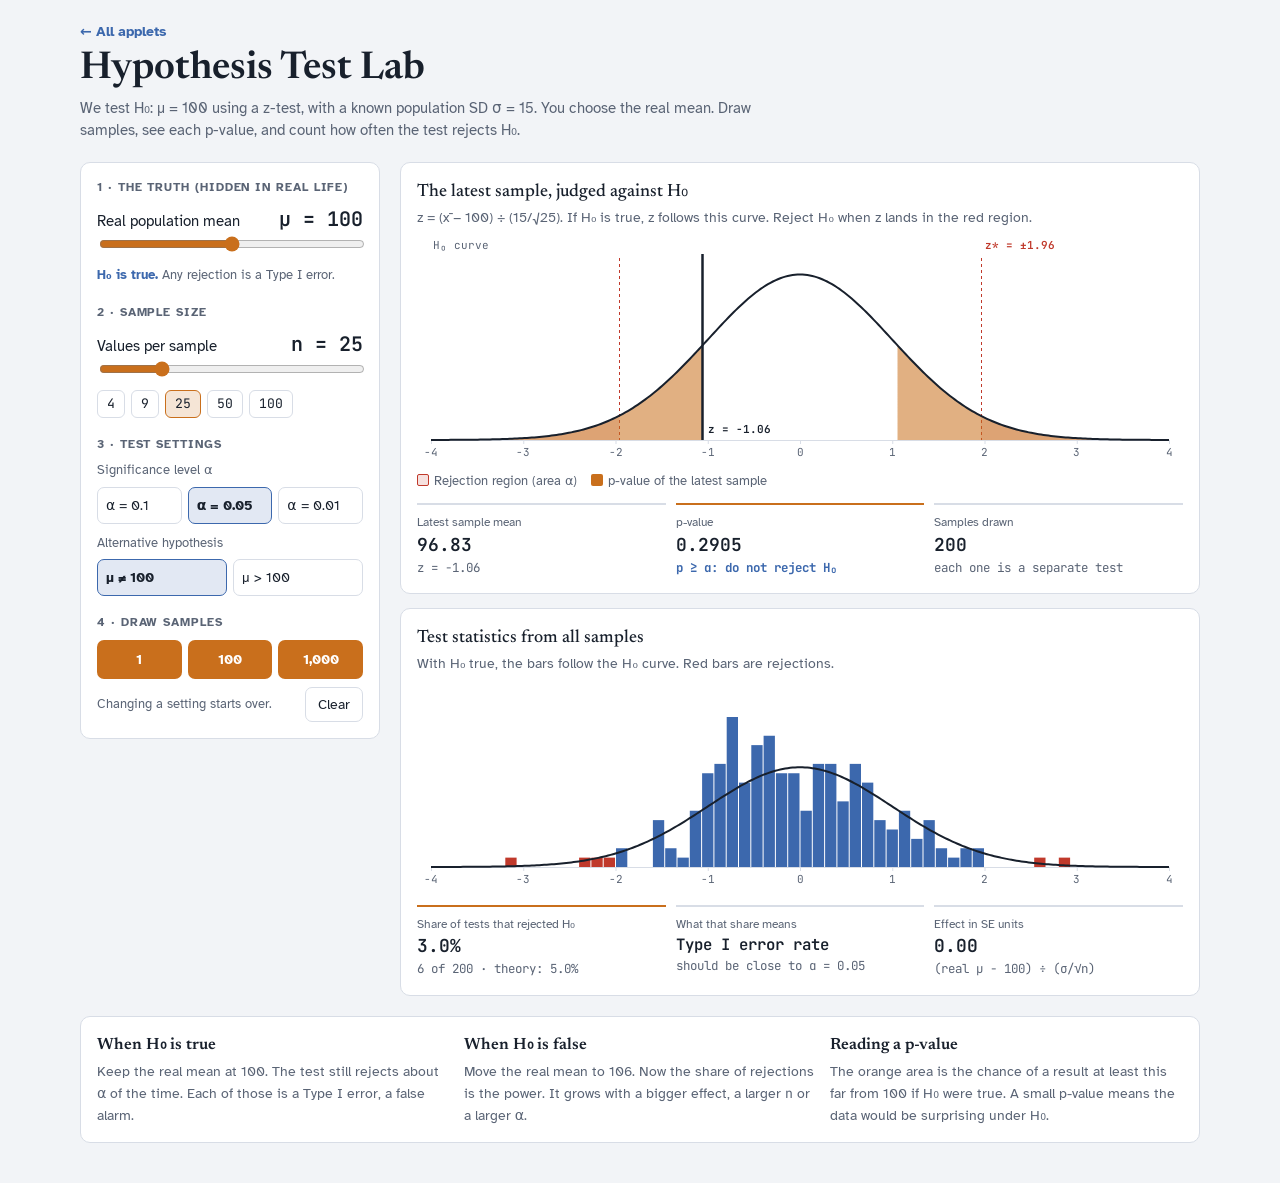
<file: testing/index.html>
<!doctype html>
<html lang="en">
<head>
<meta charset="utf-8">
<meta name="viewport" content="width=device-width, initial-scale=1, viewport-fit=cover">
<title>Hypothesis Test Lab</title>
<meta name="description" content="See p-values, significance level, Type I errors and power by running a z-test on many samples.">
<link rel="preconnect" href="https://fonts.googleapis.com">
<link rel="preconnect" href="https://fonts.gstatic.com" crossorigin>
<link rel="stylesheet" href="https://fonts.googleapis.com/css2?family=Newsreader:opsz,wght@6..72,500;6..72,600&family=Atkinson+Hyperlegible:wght@400;700&family=JetBrains+Mono:wght@400;600&display=swap">
<link rel="stylesheet" href="../assets/lab.css">
</head>
<body>
<div class="wrap">
  <header>
    <a class="back" href="../">← All applets</a>
    <h1>Hypothesis Test Lab</h1>
    <p>We test H₀: μ = 100 using a z-test, with a known population SD σ = 15. You choose the real mean. Draw samples, see each p-value, and count how often the test rejects H₀.</p>
  </header>

  <div class="bench">
    <aside class="panel controls" aria-label="Controls">
      <div>
        <p class="label">1 · The truth (hidden in real life)</p>
        <div class="nrow"><label for="mu">Real population mean</label><span class="nval" id="muval"></span></div>
        <input type="range" id="mu" min="85" max="115" step="1" value="100">
        <p class="hint" id="truth"></p>
      </div>
      <div>
        <p class="label">2 · Sample size</p>
        <div class="nrow"><label for="n">Values per sample</label><span class="nval" id="nval"></span></div>
        <input type="range" id="n" min="4" max="100" step="1" value="25">
        <div class="quick" id="quick"></div>
      </div>
      <div>
        <p class="label">3 · Test settings</p>
        <p class="hint" style="margin:0 0 6px">Significance level α</p>
        <div class="choices" id="alphas" style="grid-template-columns:repeat(3,1fr)"></div>
        <p class="hint" style="margin:10px 0 6px">Alternative hypothesis</p>
        <div class="choices" id="alts"></div>
      </div>
      <div>
        <p class="label">4 · Draw samples</p>
        <div class="draws">
          <button class="draw" id="d1" type="button">1</button>
          <button class="draw" id="d100" type="button">100</button>
          <button class="draw" id="d1000" type="button">1,000</button>
        </div>
        <div class="row2"><span class="hint" style="margin:0">Changing a setting starts over.</span><button class="ghost" id="clear" type="button">Clear</button></div>
      </div>
    </aside>

    <section class="plots">
      <div class="panel plot">
        <h2>The latest sample, judged against H₀</h2>
        <p class="sub" id="nullsub"></p>
        <canvas id="cNull" height="230" aria-label="Standard normal curve under H0 with the rejection region and the latest p-value shaded"></canvas>
        <div class="legend"><span><i style="background:var(--bad-soft);border:1px solid var(--bad)"></i>Rejection region (area α)</span><span><i style="background:var(--mean)"></i>p-value of the latest sample</span></div>
        <div class="readout">
          <div class="stat"><div class="k">Latest sample mean</div><div class="v" id="xbar">–</div><div class="t" id="zval"></div></div>
          <div class="stat hit"><div class="k">p-value</div><div class="v" id="pval">–</div><div class="t" id="decision"></div></div>
          <div class="stat"><div class="k">Samples drawn</div><div class="v" id="total">0</div><div class="t">each one is a separate test</div></div>
        </div>
      </div>
      <div class="panel plot">
        <h2>Test statistics from all samples</h2>
        <p class="sub" id="histsub"></p>
        <canvas id="cHist" height="210" aria-label="Histogram of z statistics from all samples"></canvas>
        <div class="readout">
          <div class="stat hit"><div class="k">Share of tests that rejected H₀</div><div class="v" id="rate">–</div><div class="t" id="rateT"></div></div>
          <div class="stat"><div class="k">What that share means</div><div class="v" id="kind" style="font-size:0.98rem">–</div><div class="t" id="kindT"></div></div>
          <div class="stat"><div class="k">Effect in SE units</div><div class="v" id="delta">–</div><div class="t">(real μ − 100) ÷ (σ/√n)</div></div>
        </div>
      </div>
    </section>
  </div>

  <section class="notes panel">
    <div><h3>When H₀ is true</h3><p>Keep the real mean at 100. The test still rejects about α of the time. Each of those is a Type I error, a false alarm.</p></div>
    <div><h3>When H₀ is false</h3><p>Move the real mean to 106. Now the share of rejections is the power. It grows with a bigger effect, a larger <span class="mono">n</span> or a larger α.</p></div>
    <div><h3>Reading a p-value</h3><p>The orange area is the chance of a result at least this far from 100 if H₀ were true. A small p-value means the data would be surprising under H₀.</p></div>
  </section>
</div>

<script src="../assets/lab.js"></script>
<script>
(function () {
  const L = Lab, $ = id => document.getElementById(id);
  const MU0 = 100, SIG = 15, BINS = 60, PAD = { l: 14, r: 14, t: 22, b: 26 };
  const state = { mu: 100, n: 25, alpha: 0.05, alt: 'two', zs: [], rejects: 0, last: null, job: 0 };

  const se = () => SIG / Math.sqrt(state.n);
  const delta = () => (state.mu - MU0) / se();
  const zcrit = () => state.alt === 'two' ? L.normInv(1 - state.alpha / 2) : L.normInv(1 - state.alpha);
  const pOf = z => state.alt === 'two' ? 2 * (1 - L.normCdf(Math.abs(z))) : 1 - L.normCdf(z);
  const inReject = z => state.alt === 'two' ? Math.abs(z) >= zcrit() : z >= zcrit();
  function power() { const c = zcrit(), d = delta(); return state.alt === 'two' ? L.normCdf(-c + d) + L.normCdf(-c - d) : 1 - L.normCdf(c - d); }
  function range() { const d = delta(); return [Math.min(-4, d - 4), Math.max(4, d + 4)]; }

  function oneSample() {
    let s = 0; for (let i = 0; i < state.n; i++) s += state.mu + SIG * L.gauss();
    const xbar = s / state.n, z = (xbar - MU0) / se(), p = pOf(z), reject = p < state.alpha;
    state.zs.push(z); if (reject) state.rejects++;
    state.last = { xbar, z, p, reject };
  }

  function axis(ctx, w, h, C, lo, hi) {
    const x = v => PAD.l + (v - lo) / (hi - lo) * (w - PAD.l - PAD.r);
    ctx.strokeStyle = C.rule; ctx.lineWidth = 1; ctx.beginPath(); ctx.moveTo(PAD.l, h - PAD.b + 0.5); ctx.lineTo(w - PAD.r, h - PAD.b + 0.5); ctx.stroke();
    ctx.fillStyle = C.muted; ctx.font = '11px ' + C.mono; ctx.textAlign = 'center'; ctx.textBaseline = 'top';
    L.niceTicks(lo, hi, Math.max(4, Math.floor(w / 60))).forEach(t => { const px = x(t); ctx.beginPath(); ctx.moveTo(px + 0.5, h - PAD.b); ctx.lineTo(px + 0.5, h - PAD.b + 4); ctx.stroke(); ctx.fillText(String(t), px, h - PAD.b + 7); });
    return x;
  }
  function fillUnder(ctx, x, y, a, b, f) {
    if (b <= a) return; ctx.beginPath(); ctx.moveTo(x(a), y(0));
    for (let i = 0; i <= 120; i++) { const v = a + (b - a) * i / 120; ctx.lineTo(x(v), y(f(v))); }
    ctx.lineTo(x(b), y(0)); ctx.closePath(); ctx.fill();
  }

  function drawNull() {
    const C = L.colors(), { ctx, w, h } = L.setup($('cNull')), [lo, hi] = range(), x = axis(ctx, w, h, C, lo, hi);
    const ymax = L.normPdf(0) * 1.1, y = d => h - PAD.b - d / ymax * (h - PAD.t - PAD.b), c = zcrit();
    // rejection region
    ctx.fillStyle = C.badSoft;
    fillUnder(ctx, x, y, Math.max(lo, c), hi, L.normPdf);
    if (state.alt === 'two') fillUnder(ctx, x, y, lo, Math.min(hi, -c), L.normPdf);
    ctx.strokeStyle = C.bad; ctx.setLineDash([3, 3]);
    (state.alt === 'two' ? [-c, c] : [c]).forEach(v => { const px = Math.round(x(v)) + 0.5; ctx.beginPath(); ctx.moveTo(px, PAD.t); ctx.lineTo(px, h - PAD.b); ctx.stroke(); });
    ctx.setLineDash([]);
    ctx.fillStyle = C.bad; ctx.font = '600 11px ' + C.mono; ctx.textBaseline = 'top'; ctx.textAlign = 'left';
    ctx.fillText((state.alt === 'two' ? 'z* = ±' : 'z* = ') + c.toFixed(2), x(c) + 4, PAD.t - 18 < 0 ? 2 : 4);
    // latest p-value area
    if (state.last) {
      const z = state.last.z; ctx.fillStyle = C.mean; ctx.globalAlpha = 0.55;
      if (state.alt === 'two') { const a = Math.abs(z); fillUnder(ctx, x, y, Math.max(lo, a), hi, L.normPdf); fillUnder(ctx, x, y, lo, Math.min(hi, -a), L.normPdf); }
      else fillUnder(ctx, x, y, Math.max(lo, z), hi, L.normPdf);
      ctx.globalAlpha = 1;
    }
    // null curve
    ctx.strokeStyle = C.curve; ctx.lineWidth = 2; ctx.beginPath();
    for (let i = 0; i <= 300; i++) { const v = lo + (hi - lo) * i / 300; i ? ctx.lineTo(x(v), y(L.normPdf(v))) : ctx.moveTo(x(v), y(L.normPdf(v))); }
    ctx.stroke(); ctx.lineWidth = 1;
    ctx.fillStyle = C.muted; ctx.font = '11px ' + C.mono; ctx.textAlign = 'left'; ctx.textBaseline = 'top'; ctx.fillText('H₀ curve', x(0) + 6 > w - 80 ? w - 80 : PAD.l + 2, 4);
    if (state.last) {
      const zc = Math.min(hi, Math.max(lo, state.last.z)), px = Math.round(x(zc)) + 0.5;
      ctx.strokeStyle = C.ink; ctx.lineWidth = 2.5; ctx.beginPath(); ctx.moveTo(px, PAD.t - 4); ctx.lineTo(px, h - PAD.b); ctx.stroke(); ctx.lineWidth = 1;
      ctx.fillStyle = C.ink; ctx.font = '600 11px ' + C.mono; const lbl = 'z = ' + state.last.z.toFixed(2), tw = ctx.measureText(lbl).width;
      const right = px + tw + 8 <= w; ctx.textAlign = right ? 'left' : 'right'; ctx.textBaseline = 'top'; ctx.fillText(lbl, right ? px + 5 : px - 5, h - PAD.b - 16);
    }
  }

  function drawHist() {
    const C = L.colors(), { ctx, w, h } = L.setup($('cHist')), [lo, hi] = range(), x = axis(ctx, w, h, C, lo, hi);
    const N = state.zs.length, bw = (hi - lo) / BINS, counts = new Array(BINS).fill(0);
    state.zs.forEach(z => { const b = Math.floor((z - lo) / bw); if (b >= 0 && b < BINS) counts[b]++; });
    const d = delta(), peak = N * bw * L.normPdf(0);
    const ymax = Math.max(1, Math.max(...counts), N ? peak : 0) * 1.08, y = c => h - PAD.b - c / ymax * (h - PAD.t - PAD.b);
    counts.forEach((c, i) => { if (!c) return; const mid = lo + (i + 0.5) * bw; ctx.fillStyle = inReject(mid) ? C.bad : C.pop; const x0 = x(lo + i * bw), x1 = x(lo + (i + 1) * bw); ctx.fillRect(x0 + 0.5, y(c), Math.max(1, x1 - x0 - 1), h - PAD.b - y(c)); });
    if (N) {
      const curve = (m, dash) => { ctx.setLineDash(dash); ctx.beginPath(); for (let i = 0; i <= 300; i++) { const v = lo + (hi - lo) * i / 300, py = y(N * bw * L.normPdf(v - m)); i ? ctx.lineTo(x(v), py) : ctx.moveTo(x(v), py); } ctx.stroke(); ctx.setLineDash([]); };
      ctx.strokeStyle = C.curve; ctx.lineWidth = 2;
      if (Math.abs(d) > 1e-9) { ctx.globalAlpha = 0.45; curve(0, [5, 4]); ctx.globalAlpha = 1; }
      curve(d, []); ctx.lineWidth = 1;
    }
  }

  function updateText() {
    const d = delta(), pw = power(), N = state.zs.length, h0 = state.mu === MU0;
    $('muval').textContent = 'μ = ' + state.mu;
    $('truth').innerHTML = h0 ? '<span class="good">H₀ is true.</span> Any rejection is a Type I error.' : '<span class="badtxt">H₀ is false</span> (real mean ' + state.mu + '). Any failure to reject is a Type II error.';
    $('nval').textContent = 'n = ' + state.n;
    $('nullsub').textContent = 'z = (x̄ − 100) ÷ (15/√' + state.n + '). If H₀ is true, z follows this curve. Reject H₀ when z lands in the red region.';
    $('histsub').textContent = (h0 ? 'With H₀ true, the bars follow the H₀ curve.' : 'The solid curve is where z really falls. The faint dashed curve is where H₀ says it should fall.') + ' Red bars are rejections.';
    $('total').textContent = N.toLocaleString();
    $('delta').textContent = d.toFixed(2);
    if (state.last) {
      $('xbar').textContent = state.last.xbar.toFixed(2); $('zval').textContent = 'z = ' + state.last.z.toFixed(2);
      $('pval').textContent = state.last.p < 0.0001 ? '< 0.0001' : state.last.p.toFixed(4);
      $('decision').innerHTML = state.last.reject ? '<span class="badtxt">p &lt; α: reject H₀</span>' : '<span class="good">p ≥ α: do not reject H₀</span>';
    } else { $('xbar').textContent = '–'; $('zval').textContent = 'press a Draw button'; $('pval').textContent = '–'; $('decision').textContent = ''; }
    $('rate').textContent = N ? (100 * state.rejects / N).toFixed(1) + '%' : '–';
    $('rateT').textContent = (N ? state.rejects.toLocaleString() + ' of ' + N.toLocaleString() + ' · ' : '') + 'theory: ' + (100 * (h0 ? state.alpha : pw)).toFixed(1) + '%';
    $('kind').textContent = h0 ? 'Type I error rate' : 'Power';
    $('kindT').textContent = h0 ? 'should be close to α = ' + state.alpha : 'chance of correctly rejecting H₀';
    syncAlpha(String(state.alpha)); syncAlt(state.alt);
    document.querySelectorAll('#quick button').forEach(b => b.setAttribute('aria-pressed', String(+b.dataset.n === state.n)));
  }
  function render() { updateText(); drawNull(); drawHist(); }

  function drawMany(k) {
    const job = ++state.job;
    if (k <= 1 || L.reduceMotion) { for (let i = 0; i < k; i++) oneSample(); render(); return; }
    let left = k; const per = Math.max(1, Math.ceil(k / 25));
    (function tick() { if (job !== state.job) return; const m = Math.min(per, left); for (let i = 0; i < m; i++) oneSample(); left -= m; render(); if (left > 0) requestAnimationFrame(tick); })();
  }
  function clear() { state.job++; state.zs = []; state.rejects = 0; state.last = null; render(); }

  const syncAlpha = L.chips($('alphas'), [0.1, 0.05, 0.01].map(a => ({ value: String(a), label: 'α = ' + a })), String(state.alpha), v => { if (+v !== state.alpha) { state.alpha = +v; clear(); } });
  const syncAlt = L.chips($('alts'), [{ value: 'two', label: 'μ ≠ 100' }, { value: 'greater', label: 'μ > 100' }], state.alt, v => { if (v !== state.alt) { state.alt = v; clear(); } });
  [4, 9, 25, 50, 100].forEach(n => { const b = document.createElement('button'); b.type = 'button'; b.dataset.n = n; b.textContent = n; b.addEventListener('click', () => { $('n').value = n; setN(n); }); $('quick').appendChild(b); });
  function setN(n) { if (n !== state.n) { state.n = n; clear(); } }
  $('n').addEventListener('input', e => setN(+e.target.value));
  $('mu').addEventListener('input', e => { const v = +e.target.value; if (v !== state.mu) { state.mu = v; clear(); } });
  $('d1').addEventListener('click', () => drawMany(1));
  $('d100').addEventListener('click', () => drawMany(100));
  $('d1000').addEventListener('click', () => drawMany(1000));
  $('clear').addEventListener('click', clear);
  L.onRedraw(render, document.querySelector('.plots'));

  for (let i = 0; i < 200; i++) oneSample();
  render();
})();
</script>
</body>
</html>
</file>
<file: assets/lab.css>
/* Stats Teaching Lab: shared styles.
   Layout: a lab bench. Controls on the left, stacked plots on the right; one column on phones. */
:root {
  --bg: #f2f4f7;
  --surface: #ffffff;
  --ink: #18202c;
  --muted: #5a6475;
  --rule: #d8dde6;
  --pop: #3c68ad;
  --pop-soft: #3c68ad26;
  --mean: #c96f1c;
  --mean-soft: #c96f1c2e;
  --bad: #c0392b;
  --bad-soft: #c0392b26;
  --curve: #18202c;
  --on-accent: #ffffff;
  --f-display: "Newsreader", "Iowan Old Style", Georgia, serif;
  --f-body: "Atkinson Hyperlegible", "Segoe UI", system-ui, sans-serif;
  --f-mono: "JetBrains Mono", ui-monospace, "SF Mono", Menlo, monospace;
}
@media (prefers-color-scheme: dark) {
  :root:not([data-theme="light"]) {
    --bg: #0f131a; --surface: #171c25; --ink: #e5e9f0; --muted: #9ba4b4; --rule: #2a3241;
    --pop: #7ea6e6; --pop-soft: #7ea6e62b; --mean: #f0a258; --mean-soft: #f0a25830;
    --bad: #ff7b6e; --bad-soft: #ff7b6e2b; --curve: #e5e9f0; --on-accent: #1b1206;
    color-scheme: dark;
  }
}
:root[data-theme="dark"] {
  --bg: #0f131a; --surface: #171c25; --ink: #e5e9f0; --muted: #9ba4b4; --rule: #2a3241;
  --pop: #7ea6e6; --pop-soft: #7ea6e62b; --mean: #f0a258; --mean-soft: #f0a25830;
  --bad: #ff7b6e; --bad-soft: #ff7b6e2b; --curve: #e5e9f0; --on-accent: #1b1206;
  color-scheme: dark;
}
* { box-sizing: border-box; }
html { padding-top: env(safe-area-inset-top, 0px); padding-bottom: env(safe-area-inset-bottom, 0px); }
body {
  margin: 0; background: var(--bg); color: var(--ink); font-family: var(--f-body); font-size: 15px; line-height: 1.5;
  padding-left: max(16px, env(safe-area-inset-left, 0px));
  padding-right: max(16px, env(safe-area-inset-right, 0px));
  padding-block: 20px 40px;
}
a { color: var(--pop); }
.wrap { max-width: 1120px; margin: 0 auto; display: grid; gap: 20px; }
.back { font-size: 0.88rem; text-decoration: none; font-weight: 700; }
.back:hover { text-decoration: underline; }
header h1 { font-family: var(--f-display); font-weight: 600; font-size: clamp(1.7rem, 3.4vw, 2.4rem); line-height: 1.15; margin: 4px 0 0; text-wrap: balance; }
header p { margin: 6px 0 0; color: var(--muted); max-width: 70ch; }
.bench { display: grid; grid-template-columns: 300px minmax(0, 1fr); gap: 20px; align-items: start; }
@media (max-width: 820px) { .bench { grid-template-columns: minmax(0, 1fr); } }
.panel { background: var(--surface); border: 1px solid var(--rule); border-radius: 10px; padding: 16px; }
.controls { display: grid; gap: 18px; }
.label { font-size: 0.72rem; text-transform: uppercase; letter-spacing: 0.08em; color: var(--muted); font-weight: 700; margin: 0 0 8px; }
.choices { display: grid; grid-template-columns: 1fr 1fr; gap: 6px; }
.choices.four { grid-template-columns: repeat(4, 1fr); }
button { font: inherit; color: inherit; cursor: pointer; }
.chip { border: 1px solid var(--rule); background: transparent; border-radius: 7px; padding: 7px 8px; text-align: left; font-size: 0.88rem; }
.choices.four .chip { text-align: center; font-family: var(--f-mono); }
.chip[aria-pressed="true"] { border-color: var(--pop); background: var(--pop-soft); font-weight: 700; }
.chip:hover { border-color: var(--muted); }
button:focus-visible, input:focus-visible, a:focus-visible { outline: 2px solid var(--pop); outline-offset: 2px; }
.hint { margin: 8px 0 0; font-size: 0.82rem; color: var(--muted); }
.nrow { display: flex; align-items: baseline; justify-content: space-between; gap: 8px; }
.nval { font-family: var(--f-mono); font-size: 1.25rem; font-weight: 600; white-space: nowrap; }
input[type=range] { width: 100%; accent-color: var(--mean); }
.quick { display: flex; flex-wrap: wrap; gap: 6px; margin-top: 6px; }
.quick button { border: 1px solid var(--rule); background: transparent; border-radius: 6px; padding: 3px 9px; font-family: var(--f-mono); font-size: 0.82rem; }
.quick button[aria-pressed="true"] { border-color: var(--mean); background: var(--mean-soft); }
.draws { display: grid; grid-template-columns: repeat(3, 1fr); gap: 6px; }
.draw { background: var(--mean); color: var(--on-accent); border: 0; border-radius: 7px; padding: 9px 4px; font-weight: 700; font-size: 0.9rem; }
.draw:hover { filter: brightness(1.06); }
.row2 { display: flex; justify-content: space-between; align-items: center; gap: 10px; margin-top: 8px; flex-wrap: wrap; }
.ghost { border: 1px solid var(--rule); background: transparent; border-radius: 7px; padding: 6px 12px; font-size: 0.88rem; }
.ghost:hover { border-color: var(--muted); }
.check { display: flex; align-items: center; gap: 7px; font-size: 0.88rem; }
.check input { accent-color: var(--ink); width: 16px; height: 16px; }
.stack { display: grid; gap: 8px; }
.plots { display: grid; gap: 14px; min-width: 0; }
.plot h2 { font-family: var(--f-display); font-weight: 500; font-size: 1.12rem; margin: 0; }
.plot .sub { margin: 2px 0 8px; color: var(--muted); font-size: 0.85rem; }
.plot canvas { display: block; width: 100%; }
.legend { display: flex; flex-wrap: wrap; gap: 14px; font-size: 0.8rem; color: var(--muted); margin-top: 6px; }
.legend i { display: inline-block; width: 12px; height: 12px; border-radius: 2px; vertical-align: -1px; margin-right: 5px; }
.readout { display: grid; grid-template-columns: repeat(3, minmax(0, 1fr)); gap: 10px; margin-top: 12px; }
.readout.four { grid-template-columns: repeat(4, minmax(0, 1fr)); }
@media (max-width: 560px) { .readout, .readout.four { grid-template-columns: minmax(0, 1fr) minmax(0, 1fr); } }
.stat { border-top: 2px solid var(--rule); padding-top: 8px; min-width: 0; }
.stat .k { font-size: 0.78rem; color: var(--muted); }
.stat .v { font-family: var(--f-mono); font-variant-numeric: tabular-nums; font-size: 1.12rem; font-weight: 600; overflow-wrap: anywhere; }
.stat .t { font-family: var(--f-mono); font-variant-numeric: tabular-nums; font-size: 0.78rem; color: var(--muted); }
.stat.hit { border-top-color: var(--mean); }
.notes { display: grid; grid-template-columns: repeat(3, minmax(0, 1fr)); gap: 14px; }
@media (max-width: 820px) { .notes { grid-template-columns: minmax(0, 1fr); } }
.notes h3 { font-family: var(--f-display); font-weight: 600; font-size: 1.02rem; margin: 0 0 4px; }
.notes p { margin: 0; color: var(--muted); font-size: 0.9rem; max-width: 60ch; }
.mono { font-family: var(--f-mono); font-size: 0.92em; }
.good { color: var(--pop); font-weight: 700; }
.badtxt { color: var(--bad); font-weight: 700; }
</file>
